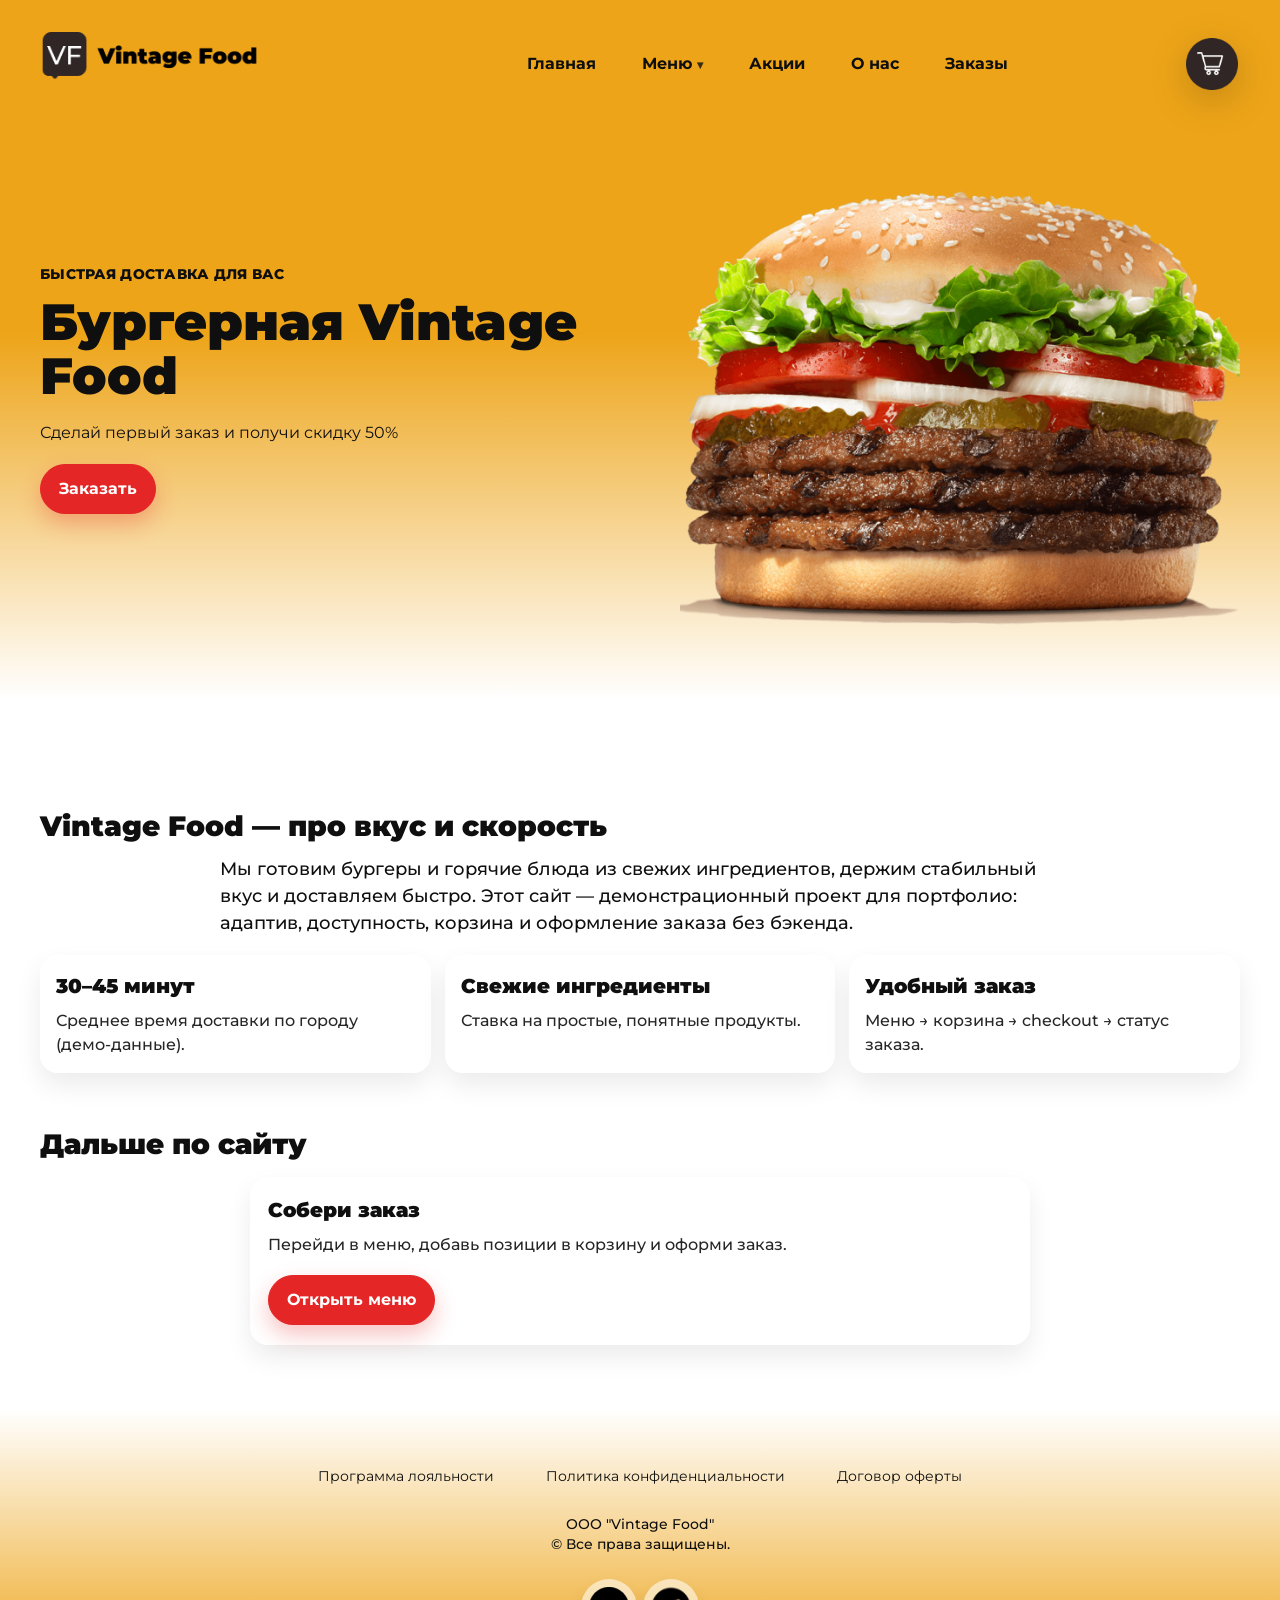
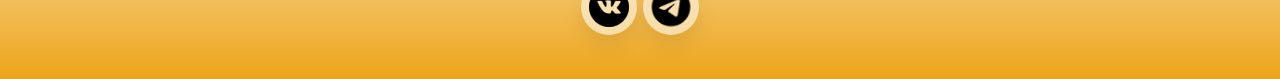
<file: index.html>
<!DOCTYPE html>
<html lang="ru">
<head>
    <meta charset="UTF-8">
    <meta name="viewport" content="width=device-width, initial-scale=1.0">
    <meta name="description" content="Бургерная Vintage Food — быстро, вкусно, с доставкой. Меню, акции и программа лояльности.">
    <link rel="icon" href="img/logo.png" type="image/png">
    <link rel="stylesheet" href="css/style.css">
    <link rel="preconnect" href="https://fonts.googleapis.com">
    <link rel="preconnect" href="https://fonts.gstatic.com" crossorigin>
    <link href="https://fonts.googleapis.com/css2?family=Montserrat:ital,wght@0,100..900;1,100..900&display=swap" rel="stylesheet">
    <title>Бургерная Vintage Food</title>
</head>
<body>
    <a class="skip_link" href="#main">Перейти к содержимому</a>
    <header class="page_header" id="page_header">
        <nav class="navigation container">
            <a href="#page_header" class="logo_link" aria-label="На главную">
                <img src="img/logo.png" alt="Vintage Food" class="logo" width="120" height="120">
            </a>
            <ul class="navigation_list">
                <li><a href="index.html" class="navigation_title_header" aria-current="page">Главная</a></li>
                <li class="nav_dropdown" data-nav-dropdown>
                    <button class="navigation_title_header nav_dropdown_btn" type="button" aria-haspopup="true" aria-expanded="false" aria-controls="nav_menu_dropdown">
                        Меню
                        <span class="nav_caret" aria-hidden="true">▾</span>
                    </button>
                    <div class="nav_dropdown_panel" id="nav_menu_dropdown" role="menu" hidden>
                        <a class="nav_dropdown_item" role="menuitem" href="menu.html?cat=burgers#cat-burgers">Бургеры</a>
                        <a class="nav_dropdown_item" role="menuitem" href="menu.html?cat=chicken#cat-chicken">Блюда из курицы</a>
                        <a class="nav_dropdown_item" role="menuitem" href="menu.html?cat=hot#cat-hot">Горячие блюда</a>
                        <a class="nav_dropdown_item" role="menuitem" href="menu.html?cat=snacks#cat-snacks">Закуски</a>
                        <a class="nav_dropdown_item" role="menuitem" href="menu.html?cat=salads#cat-salads">Салаты</a>
                        <a class="nav_dropdown_item" role="menuitem" href="menu.html?cat=desserts#cat-desserts">Десерты</a>
                    </div>
                </li>
                <li><a href="promos.html" class="navigation_title_header">Акции</a></li>
                <li><a href="about.html" class="navigation_title_header">О нас</a></li>
                <li><a href="orders.html" class="navigation_title_header">Заказы</a></li>
            </ul>
            <a class="navigation_button navigation_button_link" href="cart.html" aria-label="Перейти в корзину">
                <img src="img/basket.png" alt="" class="nav_menu_basket_img" width="34" height="34">
                <span class="cart_badge" data-cart-count hidden>0</span>
            </a>
        </nav>
        <div class="container container_page_header">
            <div class="hero_text">
                <p class="eyebrow">Быстрая доставка для вас</p>
                <h1 class="hero_title">Бургерная Vintage Food</h1>
                <p class="text_header_discount">Сделай первый заказ и получи скидку 50%</p>
                <div class="hero_actions">
                    <a class="container_button_header" href="#menu">Заказать</a>
                </div>
            </div>
            <div class="hero_media">
                <img src="img/burger.png" alt="Бургер на подаче" width="642" height="600" loading="eager">
            </div>
        </div>
    </header>
    <main class="page_main" id="main">
        <section class="container section" aria-labelledby="about_rest_title">
            <h2 class="section_title" id="about_rest_title">Vintage Food — про вкус и скорость</h2>
            <p class="section_text">Мы готовим бургеры и горячие блюда из свежих ингредиентов, держим стабильный вкус и доставляем быстро. Этот сайт — демонстрационный проект для портфолио: адаптив, доступность, корзина и оформление заказа без бэкенда.</p>
            <div class="features">
                <div class="feature_card">
                    <p class="promo_title">30–45 минут</p>
                    <p class="promo_text">Среднее время доставки по городу (демо‑данные).</p>
                </div>
                <div class="feature_card">
                    <p class="promo_title">Свежие ингредиенты</p>
                    <p class="promo_text">Ставка на простые, понятные продукты.</p>
                </div>
                <div class="feature_card">
                    <p class="promo_title">Удобный заказ</p>
                    <p class="promo_text">Меню → корзина → checkout → статус заказа.</p>
                </div>
            </div>
        </section>

        <section class="container section" aria-labelledby="next_title">
            <h2 class="section_title" id="next_title">Дальше по сайту</h2>
            <div class="promo_card">
                <p class="promo_title">Собери заказ</p>
                <p class="promo_text">Перейди в меню, добавь позиции в корзину и оформи заказ.</p>
                <a class="container_button_header" href="menu.html">Открыть меню</a>
            </div>
        </section>
    </main>
    <footer class="page_footer">
        <div class="container footer_container">
        <ul class="footer_list" aria-label="Полезные ссылки">
            <li>
                <a href="#" class="footer_title">Программа лояльности</a>
            </li>
            <li>
                <a href="#" class="footer_title">Политика конфиденциальности</a>
            </li>
            <li>
                <a href="#" class="footer_title">Договор оферты</a>
            </li>
        </ul>
        <ul class="footer_page_text">
            <li>
                <p>ООО "Vintage Food"</p>
            </li>
            <li>
                <p>&copy Все права защищены.</p>
            </li>
        </ul>
        <ul class="footer_contacts" aria-label="Соцсети">
            <li>
                <a class="social_link" href="#" target="_blank" rel="noopener noreferrer" aria-label="VK">
                    <img src="img/vk.png" alt="" width="50" height="50" class="footer_images" loading="lazy">
                </a>
            </li>
            <li>
                <a class="social_link" href="#" target="_blank" rel="noopener noreferrer" aria-label="Telegram">
                    <img src="img/telegram.png" alt="" width="60" height="60" class="footer_images" loading="lazy">
                </a>
            </li>
        </ul>
        </div>
    </footer>

    <script src="js/main.js"></script>
</body>
</html>
</file>
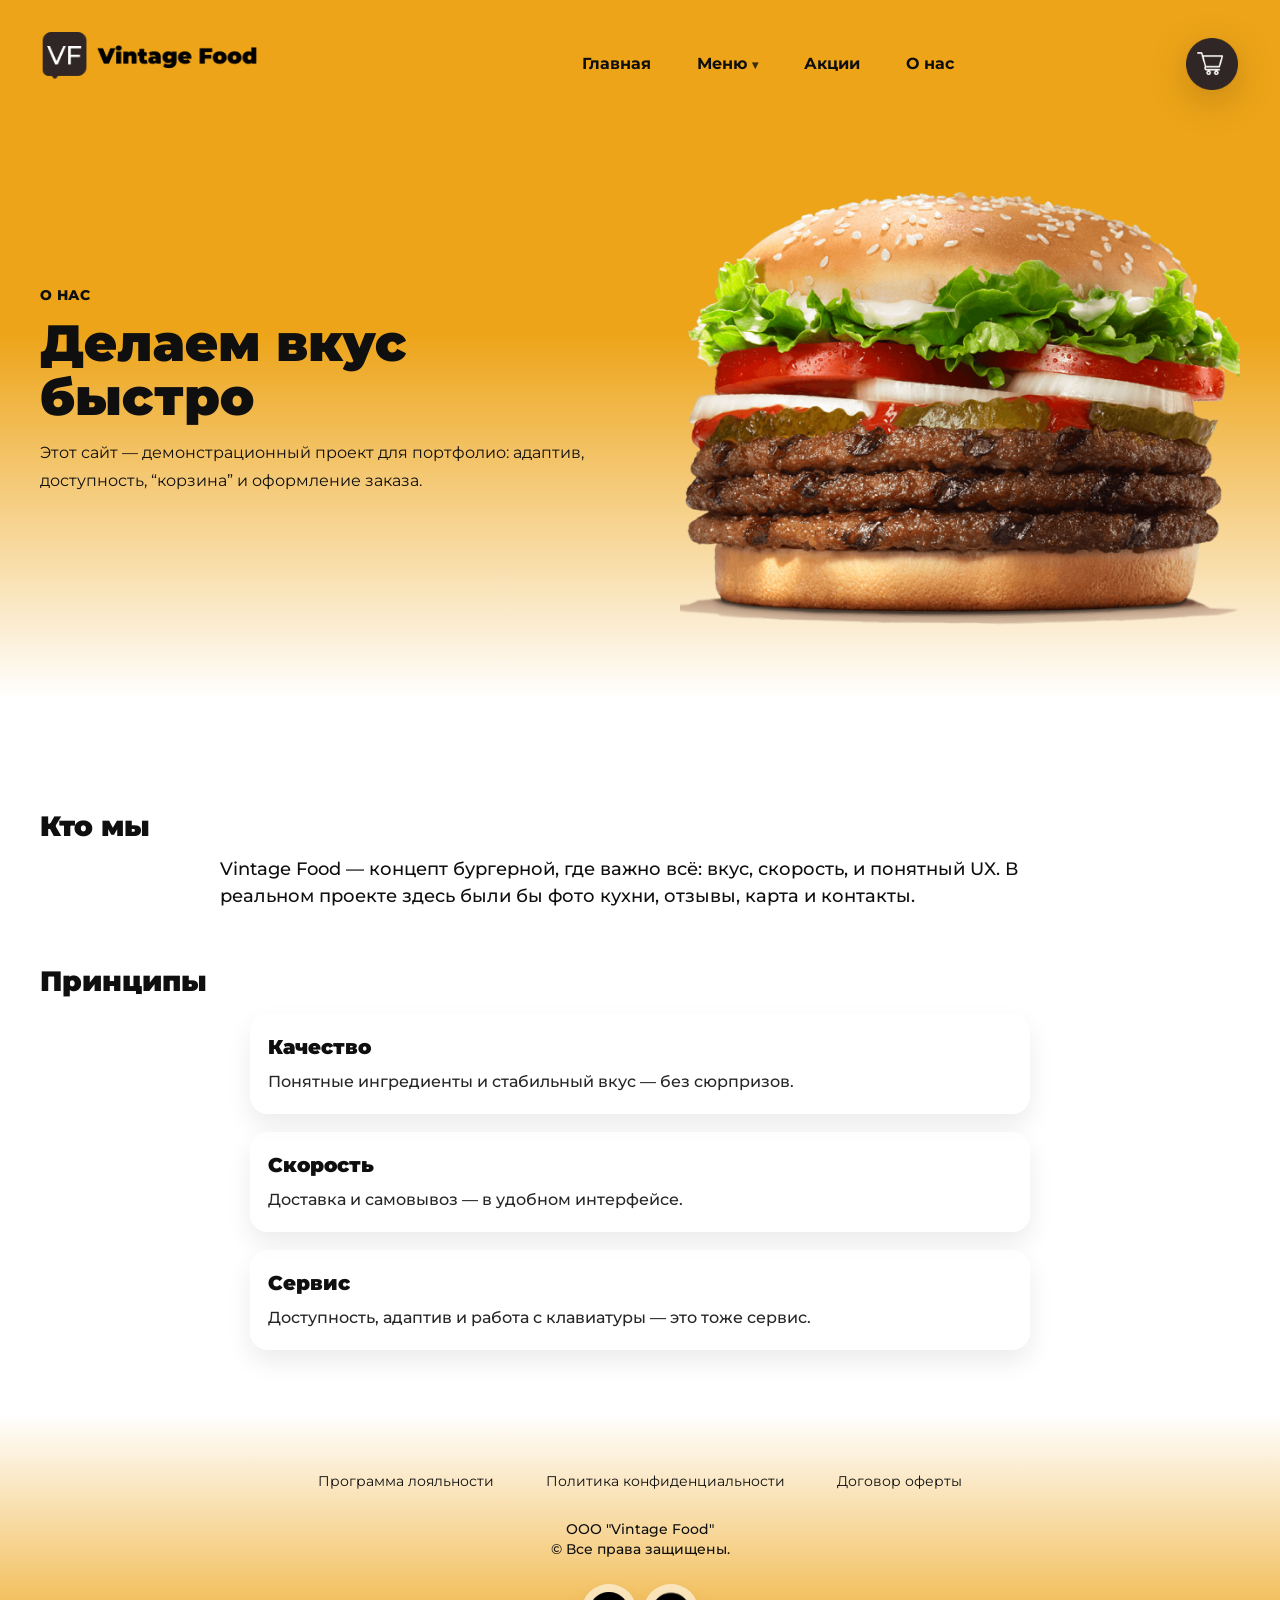
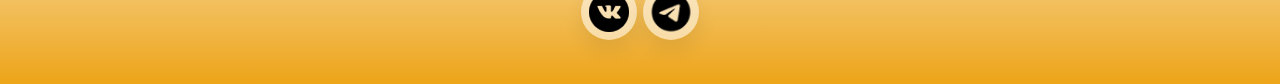
<file: about.html>
<!DOCTYPE html>
<html lang="ru">
<head>
    <meta charset="UTF-8">
    <meta name="viewport" content="width=device-width, initial-scale=1.0">
    <meta name="description" content="О бургерной Vintage Food: качество, скорость и любовь к делу.">
    <link rel="icon" href="img/logo.png" type="image/png">
    <link rel="stylesheet" href="css/style.css">
    <link rel="preconnect" href="https://fonts.googleapis.com">
    <link rel="preconnect" href="https://fonts.gstatic.com" crossorigin>
    <link href="https://fonts.googleapis.com/css2?family=Montserrat:ital,wght@0,100..900;1,100..900&display=swap" rel="stylesheet">
    <title>О нас — Vintage Food</title>
</head>
<body>
    <a class="skip_link" href="#main">Перейти к содержимому</a>
    <header class="page_header" id="page_header">
        <nav class="navigation container">
            <a href="index.html" class="logo_link" aria-label="На главную">
                <img src="img/logo.png" alt="Vintage Food" class="logo" width="120" height="120">
            </a>
            <ul class="navigation_list">
                <li><a href="index.html" class="navigation_title_header">Главная</a></li>
                <li class="nav_dropdown" data-nav-dropdown>
                    <button class="navigation_title_header nav_dropdown_btn" type="button" aria-haspopup="true" aria-expanded="false" aria-controls="nav_menu_dropdown">
                        Меню
                        <span class="nav_caret" aria-hidden="true">▾</span>
                    </button>
                    <div class="nav_dropdown_panel" id="nav_menu_dropdown" role="menu" hidden>
                        <a class="nav_dropdown_item" role="menuitem" href="menu.html?cat=burgers#cat-burgers">Бургеры</a>
                        <a class="nav_dropdown_item" role="menuitem" href="menu.html?cat=chicken#cat-chicken">Блюда из курицы</a>
                        <a class="nav_dropdown_item" role="menuitem" href="menu.html?cat=hot#cat-hot">Горячие блюда</a>
                        <a class="nav_dropdown_item" role="menuitem" href="menu.html?cat=snacks#cat-snacks">Закуски</a>
                        <a class="nav_dropdown_item" role="menuitem" href="menu.html?cat=salads#cat-salads">Салаты</a>
                        <a class="nav_dropdown_item" role="menuitem" href="menu.html?cat=desserts#cat-desserts">Десерты</a>
                    </div>
                </li>
                <li><a href="promos.html" class="navigation_title_header">Акции</a></li>
                <li><a href="about.html" class="navigation_title_header" aria-current="page">О нас</a></li>
            </ul>
            <a class="navigation_button navigation_button_link" href="cart.html" aria-label="Перейти в корзину">
                <img src="img/basket.png" alt="" class="nav_menu_basket_img" width="34" height="34">
                <span class="cart_badge" data-cart-count hidden>0</span>
            </a>
        </nav>
        <div class="container container_page_header">
            <div class="hero_text">
                <p class="eyebrow">О нас</p>
                <h1 class="hero_title">Делаем вкус быстро</h1>
                <p class="text_header_discount">Этот сайт — демонстрационный проект для портфолио: адаптив, доступность, “корзина” и оформление заказа.</p>
            </div>
            <div class="hero_media" aria-hidden="true">
                <img src="img/burger.png" alt="" width="642" height="600" loading="eager">
            </div>
        </div>
    </header>

    <main class="page_main" id="main">
        <section class="container section" aria-labelledby="about_title">
            <h2 class="section_title" id="about_title">Кто мы</h2>
            <p class="section_text">Vintage Food — концепт бургерной, где важно всё: вкус, скорость, и понятный UX. В реальном проекте здесь были бы фото кухни, отзывы, карта и контакты.</p>
        </section>

        <section class="container section" aria-labelledby="values_title">
            <h2 class="section_title" id="values_title">Принципы</h2>
            <div class="promo_card">
                <p class="promo_title">Качество</p>
                <p class="promo_text">Понятные ингредиенты и стабильный вкус — без сюрпризов.</p>
            </div>
            <div class="promo_card">
                <p class="promo_title">Скорость</p>
                <p class="promo_text">Доставка и самовывоз — в удобном интерфейсе.</p>
            </div>
            <div class="promo_card">
                <p class="promo_title">Сервис</p>
                <p class="promo_text">Доступность, адаптив и работа с клавиатуры — это тоже сервис.</p>
            </div>
        </section>
    </main>

    <footer class="page_footer">
        <div class="container footer_container">
            <ul class="footer_list" aria-label="Полезные ссылки">
                <li><a href="#" class="footer_title">Программа лояльности</a></li>
                <li><a href="#" class="footer_title">Политика конфиденциальности</a></li>
                <li><a href="#" class="footer_title">Договор оферты</a></li>
            </ul>
            <ul class="footer_page_text">
                <li><p>ООО "Vintage Food"</p></li>
                <li><p>&copy; Все права защищены.</p></li>
            </ul>
            <ul class="footer_contacts" aria-label="Соцсети">
                <li>
                    <a class="social_link" href="https://vk.com/gr1b_ok" target="_blank" rel="noopener noreferrer" aria-label="VK">
                        <img src="img/vk.png" alt="" width="50" height="50" class="footer_images" loading="lazy">
                    </a>
                </li>
                <li>
                    <a class="social_link" href="https://telegram.com/artdg0" target="_blank" rel="noopener noreferrer" aria-label="Telegram">
                        <img src="img/telegram.png" alt="" width="60" height="60" class="footer_images" loading="lazy">
                    </a>
                </li>
            </ul>
        </div>
    </footer>

    <script src="js/main.js"></script>
</body>
</html>
</file>
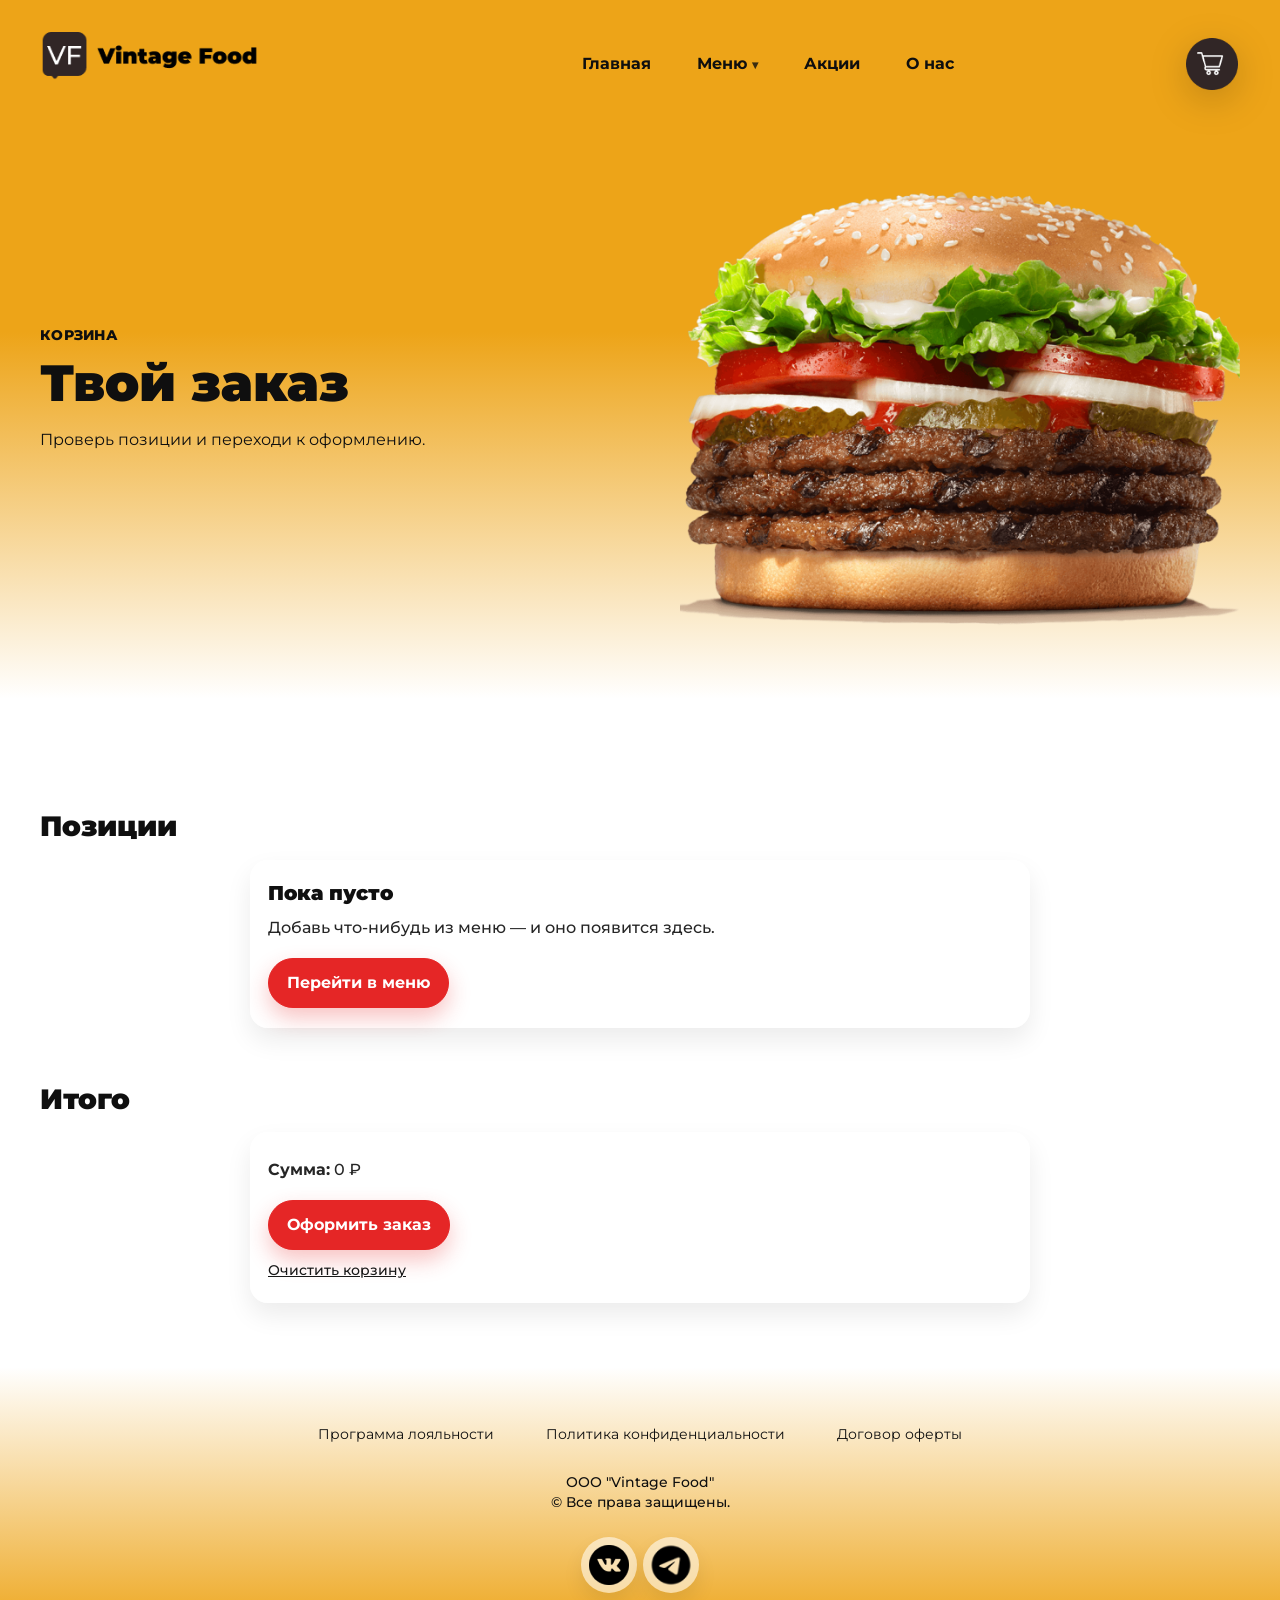
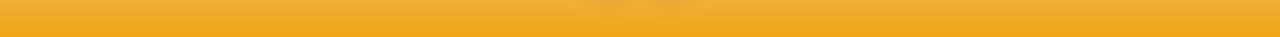
<file: cart.html>
<!DOCTYPE html>
<html lang="ru">
<head>
    <meta charset="UTF-8">
    <meta name="viewport" content="width=device-width, initial-scale=1.0">
    <meta name="description" content="Корзина заказа Vintage Food.">
    <link rel="icon" href="img/logo.png" type="image/png">
    <link rel="stylesheet" href="css/style.css">
    <link rel="preconnect" href="https://fonts.googleapis.com">
    <link rel="preconnect" href="https://fonts.gstatic.com" crossorigin>
    <link href="https://fonts.googleapis.com/css2?family=Montserrat:ital,wght@0,100..900;1,100..900&display=swap" rel="stylesheet">
    <title>Корзина — Vintage Food</title>
</head>
<body>
    <a class="skip_link" href="#main">Перейти к содержимому</a>
    <header class="page_header" id="page_header">
        <nav class="navigation container">
            <a href="index.html" class="logo_link" aria-label="На главную">
                <img src="img/logo.png" alt="Vintage Food" class="logo" width="120" height="120">
            </a>
            <ul class="navigation_list">
                <li><a href="index.html" class="navigation_title_header">Главная</a></li>
                <li class="nav_dropdown" data-nav-dropdown>
                    <button class="navigation_title_header nav_dropdown_btn" type="button" aria-haspopup="true" aria-expanded="false" aria-controls="nav_menu_dropdown">
                        Меню
                        <span class="nav_caret" aria-hidden="true">▾</span>
                    </button>
                    <div class="nav_dropdown_panel" id="nav_menu_dropdown" role="menu" hidden>
                        <a class="nav_dropdown_item" role="menuitem" href="menu.html?cat=burgers#cat-burgers">Бургеры</a>
                        <a class="nav_dropdown_item" role="menuitem" href="menu.html?cat=chicken#cat-chicken">Блюда из курицы</a>
                        <a class="nav_dropdown_item" role="menuitem" href="menu.html?cat=hot#cat-hot">Горячие блюда</a>
                        <a class="nav_dropdown_item" role="menuitem" href="menu.html?cat=snacks#cat-snacks">Закуски</a>
                        <a class="nav_dropdown_item" role="menuitem" href="menu.html?cat=salads#cat-salads">Салаты</a>
                        <a class="nav_dropdown_item" role="menuitem" href="menu.html?cat=desserts#cat-desserts">Десерты</a>
                    </div>
                </li>
                <li><a href="promos.html" class="navigation_title_header">Акции</a></li>
                <li><a href="about.html" class="navigation_title_header">О нас</a></li>
            </ul>
            <a class="navigation_button navigation_button_link" href="cart.html" aria-label="Перейти в корзину" aria-current="page">
                <img src="img/basket.png" alt="" class="nav_menu_basket_img" width="34" height="34">
                <span class="cart_badge" data-cart-count hidden>0</span>
            </a>
        </nav>
        <div class="container container_page_header">
            <div class="hero_text">
                <p class="eyebrow">Корзина</p>
                <h1 class="hero_title">Твой заказ</h1>
                <p class="text_header_discount">Проверь позиции и переходи к оформлению.</p>
            </div>
            <div class="hero_media" aria-hidden="true">
                <img src="img/burger.png" alt="" width="642" height="600" loading="eager">
            </div>
        </div>
    </header>

    <main class="page_main" id="main">
        <section class="container section" aria-labelledby="cart_title">
            <h2 class="section_title" id="cart_title">Позиции</h2>
            <div class="cart" data-cart>
                <div class="promo_card">
                    <p class="promo_title">Пока пусто</p>
                    <p class="promo_text">Добавь что‑нибудь из меню — и оно появится здесь.</p>
                    <a class="container_button_header" href="menu.html">Перейти в меню</a>
                </div>
            </div>
        </section>

        <section class="container section" aria-labelledby="summary_title">
            <h2 class="section_title" id="summary_title">Итого</h2>
            <div class="promo_card">
                <p class="promo_text"><strong>Сумма:</strong> <span data-cart-total>0</span> ₽</p>
                <div class="hero_actions">
                    <a class="container_button_header" href="checkout.html">Оформить заказ</a>
                </div>
                <button class="link_button" type="button" data-cart-clear>Очистить корзину</button>
            </div>
        </section>
    </main>

    <footer class="page_footer">
        <div class="container footer_container">
            <ul class="footer_list" aria-label="Полезные ссылки">
                <li><a href="#" class="footer_title">Программа лояльности</a></li>
                <li><a href="#" class="footer_title">Политика конфиденциальности</a></li>
                <li><a href="#" class="footer_title">Договор оферты</a></li>
            </ul>
            <ul class="footer_page_text">
                <li><p>ООО "Vintage Food"</p></li>
                <li><p>&copy; Все права защищены.</p></li>
            </ul>
            <ul class="footer_contacts" aria-label="Соцсети">
                <li>
                    <a class="social_link" href="https://vk.com/gr1b_ok" target="_blank" rel="noopener noreferrer" aria-label="VK">
                        <img src="img/vk.png" alt="" width="50" height="50" class="footer_images" loading="lazy">
                    </a>
                </li>
                <li>
                    <a class="social_link" href="https://telegram.com/artdg0" target="_blank" rel="noopener noreferrer" aria-label="Telegram">
                        <img src="img/telegram.png" alt="" width="60" height="60" class="footer_images" loading="lazy">
                    </a>
                </li>
            </ul>
        </div>
    </footer>

    <script src="data/menu.js"></script>
    <script src="js/main.js"></script>
</body>
</html>
</file>
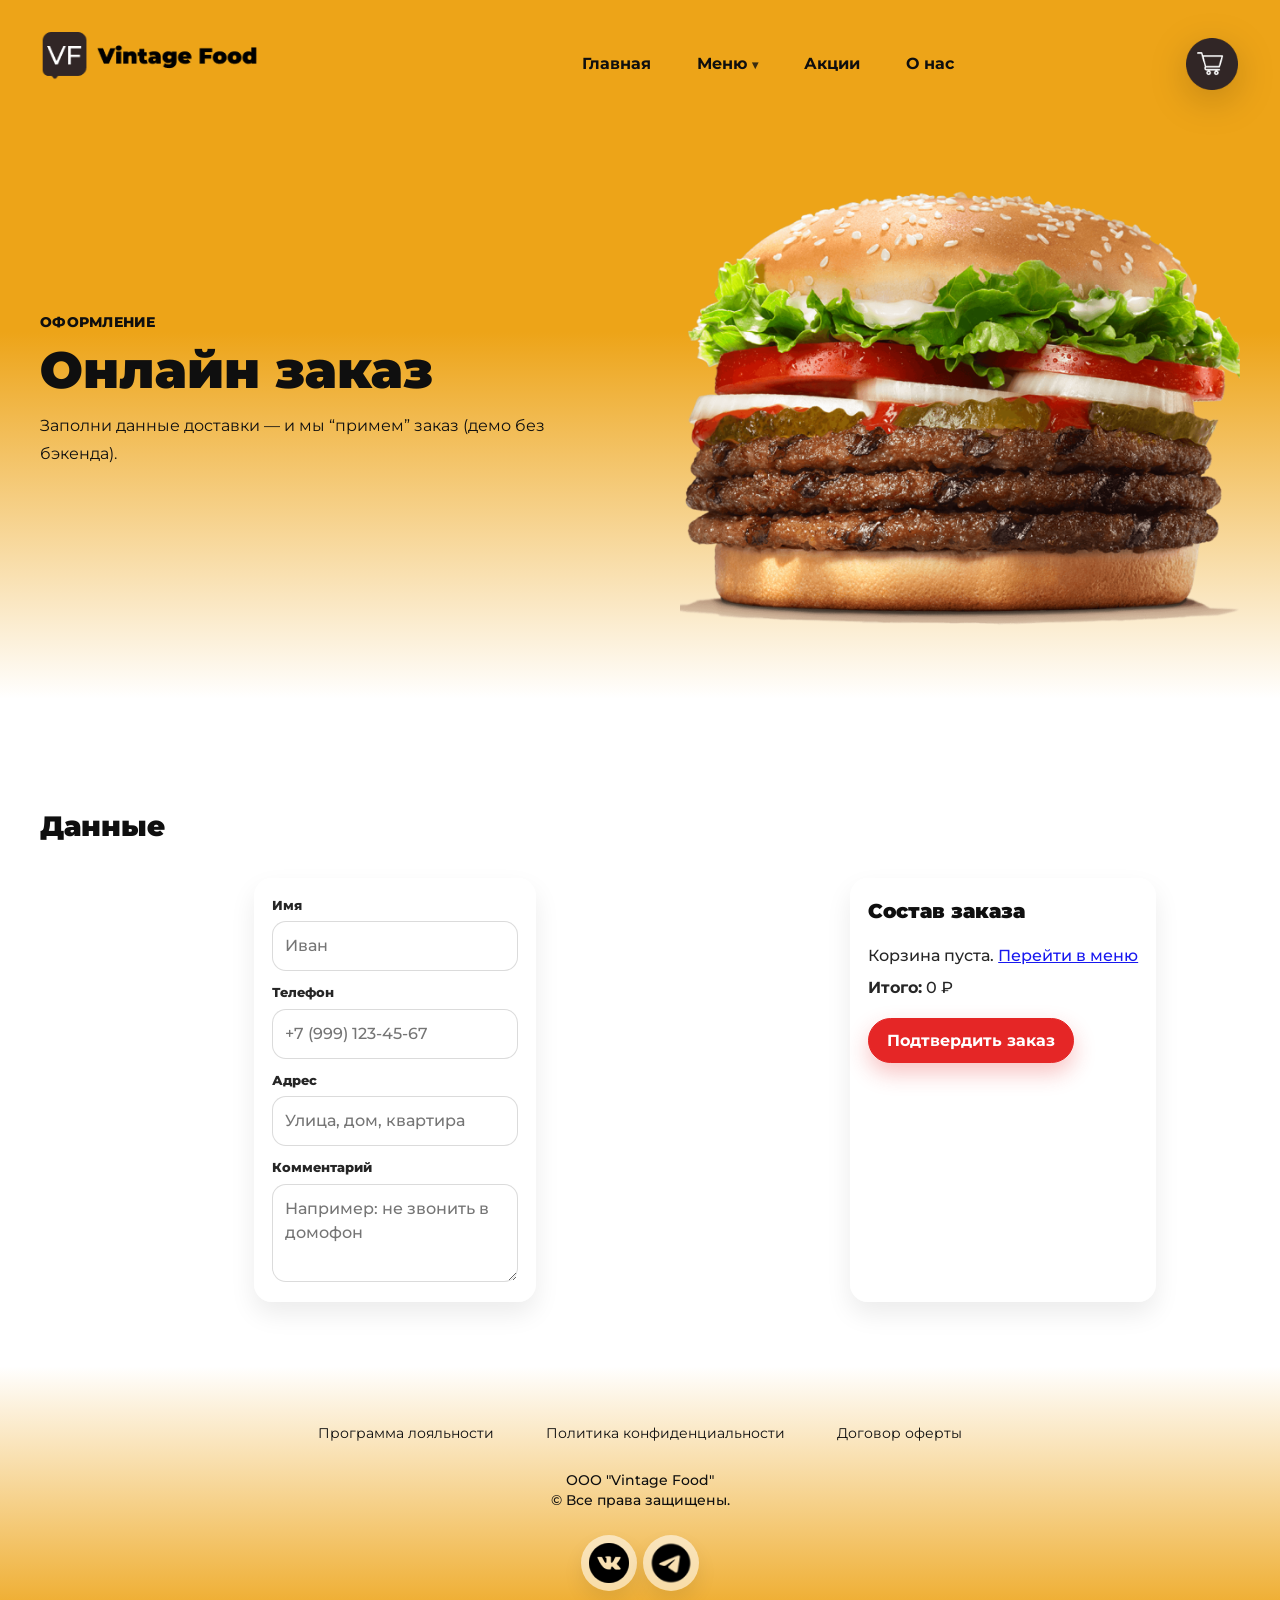
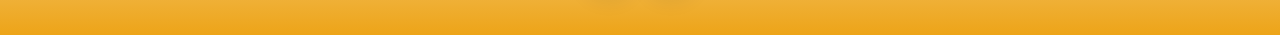
<file: checkout.html>
<!DOCTYPE html>
<html lang="ru">
<head>
    <meta charset="UTF-8">
    <meta name="viewport" content="width=device-width, initial-scale=1.0">
    <meta name="description" content="Оформление заказа Vintage Food.">
    <link rel="icon" href="img/logo.png" type="image/png">
    <link rel="stylesheet" href="css/style.css">
    <link rel="preconnect" href="https://fonts.googleapis.com">
    <link rel="preconnect" href="https://fonts.gstatic.com" crossorigin>
    <link href="https://fonts.googleapis.com/css2?family=Montserrat:ital,wght@0,100..900;1,100..900&display=swap" rel="stylesheet">
    <title>Оформление — Vintage Food</title>
</head>
<body>
    <a class="skip_link" href="#main">Перейти к содержимому</a>
    <header class="page_header" id="page_header">
        <nav class="navigation container">
            <a href="index.html" class="logo_link" aria-label="На главную">
                <img src="img/logo.png" alt="Vintage Food" class="logo" width="120" height="120">
            </a>
            <ul class="navigation_list">
                <li><a href="index.html" class="navigation_title_header">Главная</a></li>
                <li class="nav_dropdown" data-nav-dropdown>
                    <button class="navigation_title_header nav_dropdown_btn" type="button" aria-haspopup="true" aria-expanded="false" aria-controls="nav_menu_dropdown">
                        Меню
                        <span class="nav_caret" aria-hidden="true">▾</span>
                    </button>
                    <div class="nav_dropdown_panel" id="nav_menu_dropdown" role="menu" hidden>
                        <a class="nav_dropdown_item" role="menuitem" href="menu.html?cat=burgers#cat-burgers">Бургеры</a>
                        <a class="nav_dropdown_item" role="menuitem" href="menu.html?cat=chicken#cat-chicken">Блюда из курицы</a>
                        <a class="nav_dropdown_item" role="menuitem" href="menu.html?cat=hot#cat-hot">Горячие блюда</a>
                        <a class="nav_dropdown_item" role="menuitem" href="menu.html?cat=snacks#cat-snacks">Закуски</a>
                        <a class="nav_dropdown_item" role="menuitem" href="menu.html?cat=salads#cat-salads">Салаты</a>
                        <a class="nav_dropdown_item" role="menuitem" href="menu.html?cat=desserts#cat-desserts">Десерты</a>
                    </div>
                </li>
                <li><a href="promos.html" class="navigation_title_header">Акции</a></li>
                <li><a href="about.html" class="navigation_title_header">О нас</a></li>
            </ul>
            <a class="navigation_button navigation_button_link" href="cart.html" aria-label="Перейти в корзину">
                <img src="img/basket.png" alt="" class="nav_menu_basket_img" width="34" height="34">
                <span class="cart_badge" data-cart-count hidden>0</span>
            </a>
        </nav>
        <div class="container container_page_header">
            <div class="hero_text">
                <p class="eyebrow">Оформление</p>
                <h1 class="hero_title">Онлайн заказ</h1>
                <p class="text_header_discount">Заполни данные доставки — и мы “примем” заказ (демо без бэкенда).</p>
            </div>
            <div class="hero_media" aria-hidden="true">
                <img src="img/burger.png" alt="" width="642" height="600" loading="eager">
            </div>
        </div>
    </header>

    <main class="page_main" id="main">
        <section class="container section" aria-labelledby="checkout_title">
            <h2 class="section_title" id="checkout_title">Данные</h2>

            <form class="checkout" data-checkout-form>
                <div class="promo_card form_card">
                    <label class="field">
                        <span class="field_label">Имя</span>
                        <input class="field_input" name="name" autocomplete="given-name" required minlength="2" placeholder="Иван">
                    </label>

                    <label class="field">
                        <span class="field_label">Телефон</span>
                        <input class="field_input" name="phone" autocomplete="tel" required placeholder="+7 (999) 123-45-67" inputmode="tel" pattern="^[+()\\d\\s-]{10,}$" title="Введите телефон, минимум 10 символов: цифры, пробелы, +, -, ()">
                    </label>

                    <label class="field">
                        <span class="field_label">Адрес</span>
                        <input class="field_input" name="address" autocomplete="street-address" required minlength="6" placeholder="Улица, дом, квартира">
                    </label>

                    <label class="field">
                        <span class="field_label">Комментарий</span>
                        <textarea class="field_input field_textarea" name="comment" rows="3" placeholder="Например: не звонить в домофон"></textarea>
                    </label>
                </div>

                <div class="promo_card form_card">
                    <p class="promo_title">Состав заказа</p>
                    <div class="checkout_summary" data-checkout-summary></div>
                    <p class="promo_text"><strong>Итого:</strong> <span data-cart-total>0</span> ₽</p>
                    <button class="container_button_header" type="submit">Подтвердить заказ</button>
                    <p class="form_note" data-checkout-note hidden></p>
                </div>
            </form>
        </section>
    </main>

    <footer class="page_footer">
        <div class="container footer_container">
            <ul class="footer_list" aria-label="Полезные ссылки">
                <li><a href="#" class="footer_title">Программа лояльности</a></li>
                <li><a href="#" class="footer_title">Политика конфиденциальности</a></li>
                <li><a href="#" class="footer_title">Договор оферты</a></li>
            </ul>
            <ul class="footer_page_text">
                <li><p>ООО "Vintage Food"</p></li>
                <li><p>&copy; Все права защищены.</p></li>
            </ul>
            <ul class="footer_contacts" aria-label="Соцсети">
                <li>
                    <a class="social_link" href="https://vk.com/gr1b_ok" target="_blank" rel="noopener noreferrer" aria-label="VK">
                        <img src="img/vk.png" alt="" width="50" height="50" class="footer_images" loading="lazy">
                    </a>
                </li>
                <li>
                    <a class="social_link" href="https://telegram.com/artdg0" target="_blank" rel="noopener noreferrer" aria-label="Telegram">
                        <img src="img/telegram.png" alt="" width="60" height="60" class="footer_images" loading="lazy">
                    </a>
                </li>
            </ul>
        </div>
    </footer>

    <script src="data/menu.js"></script>
    <script src="js/main.js"></script>
</body>
</html>
</file>
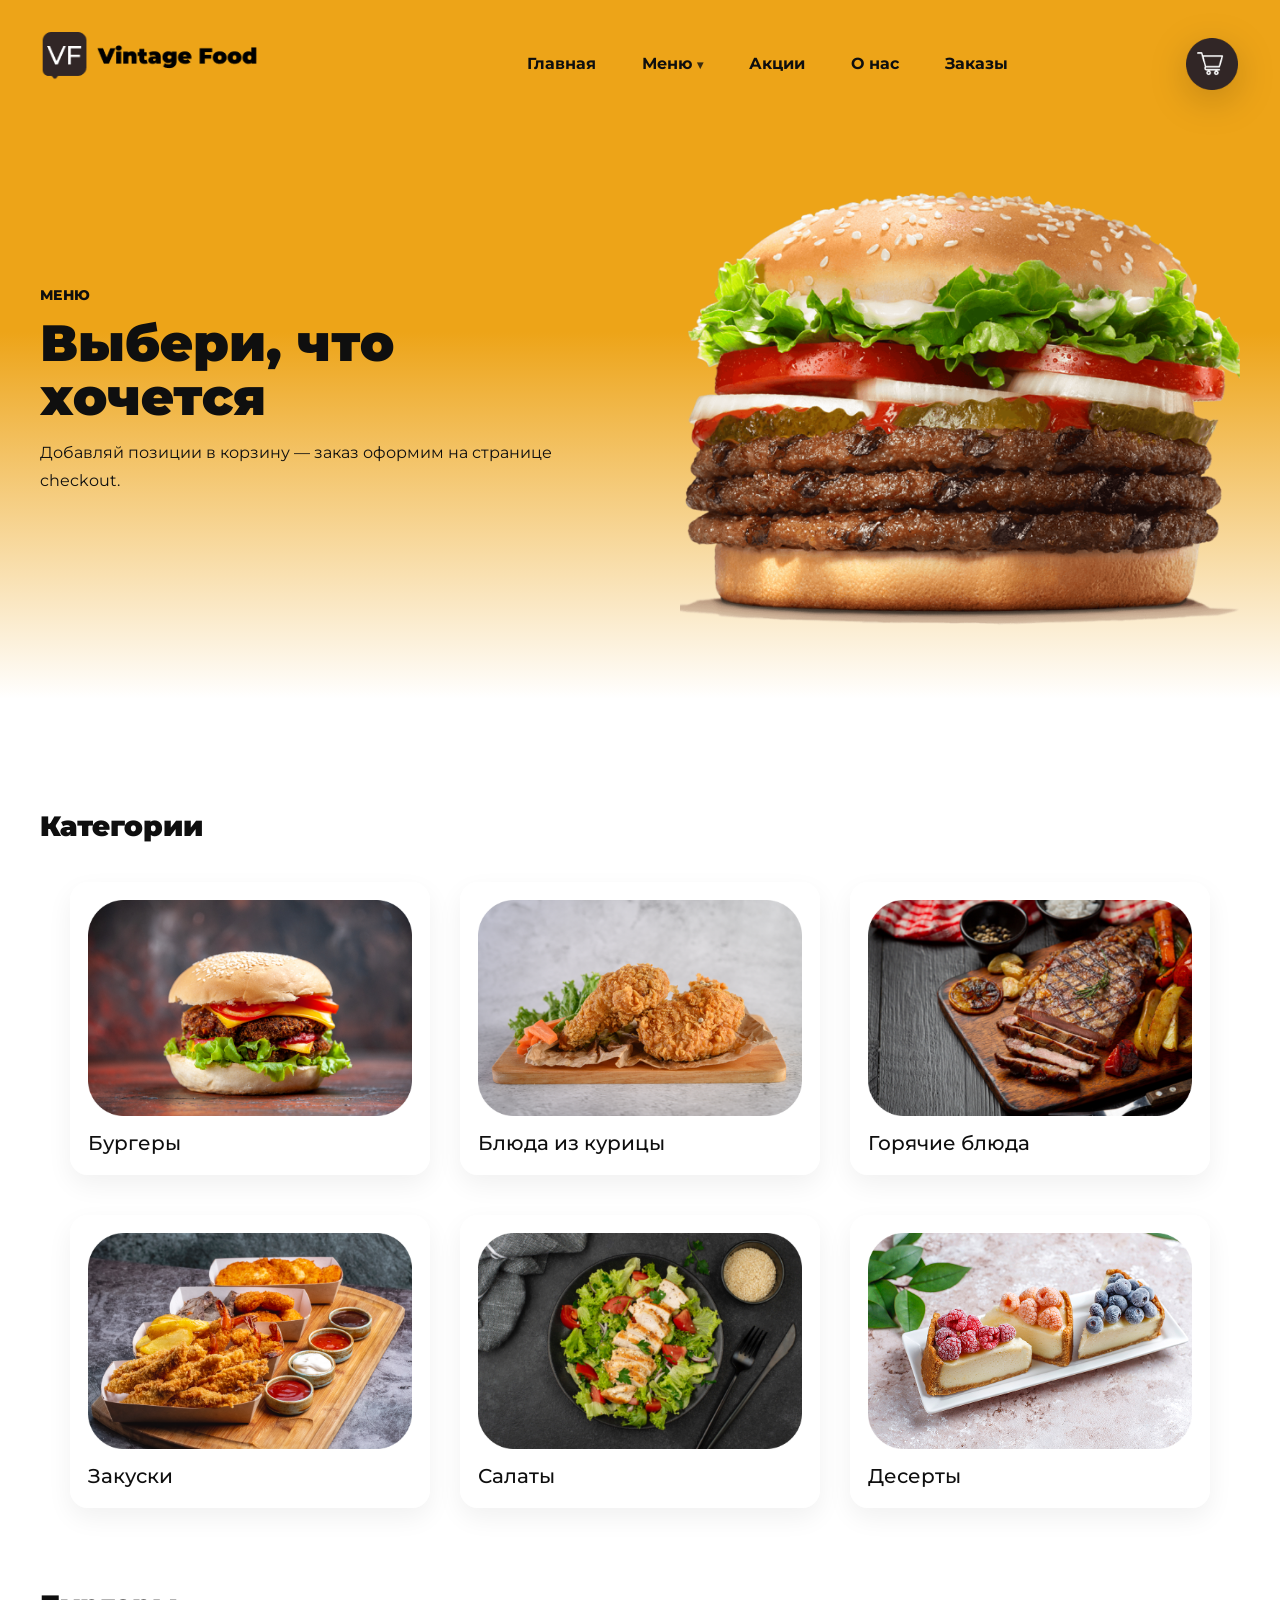
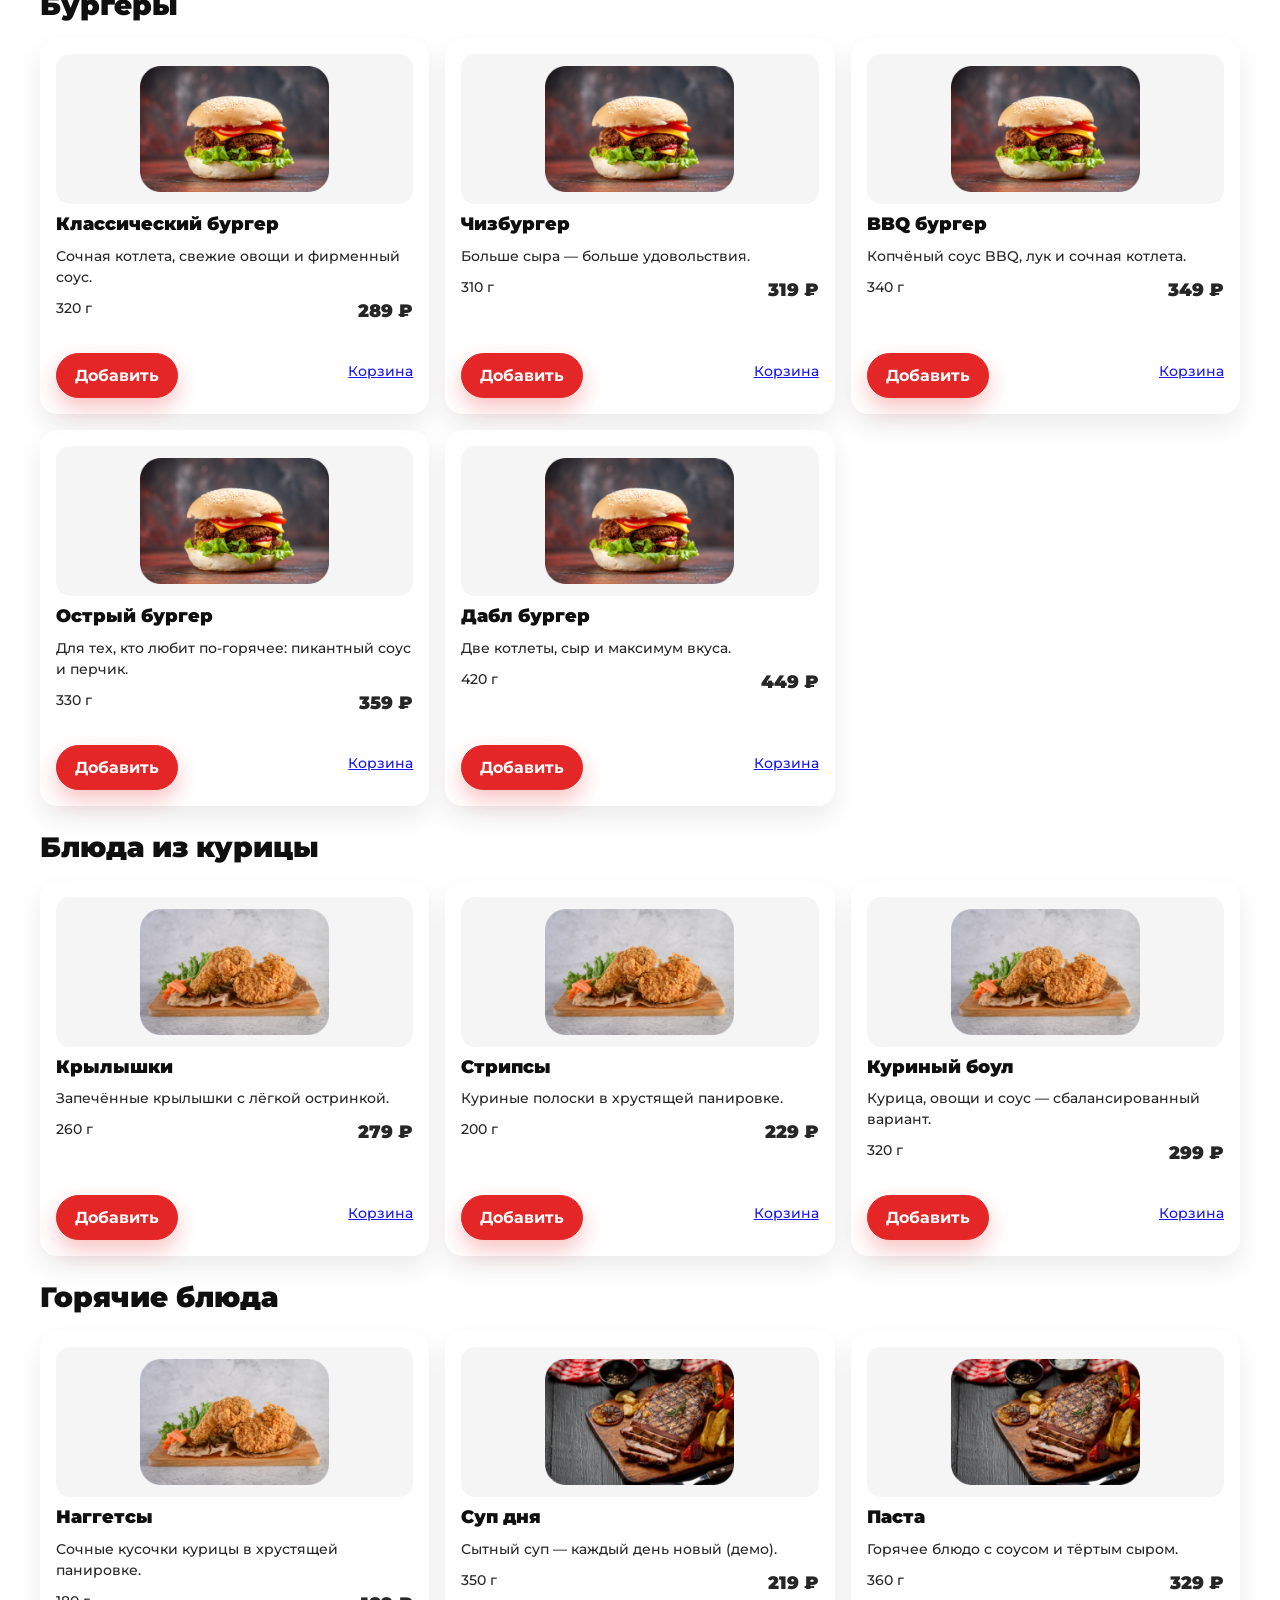
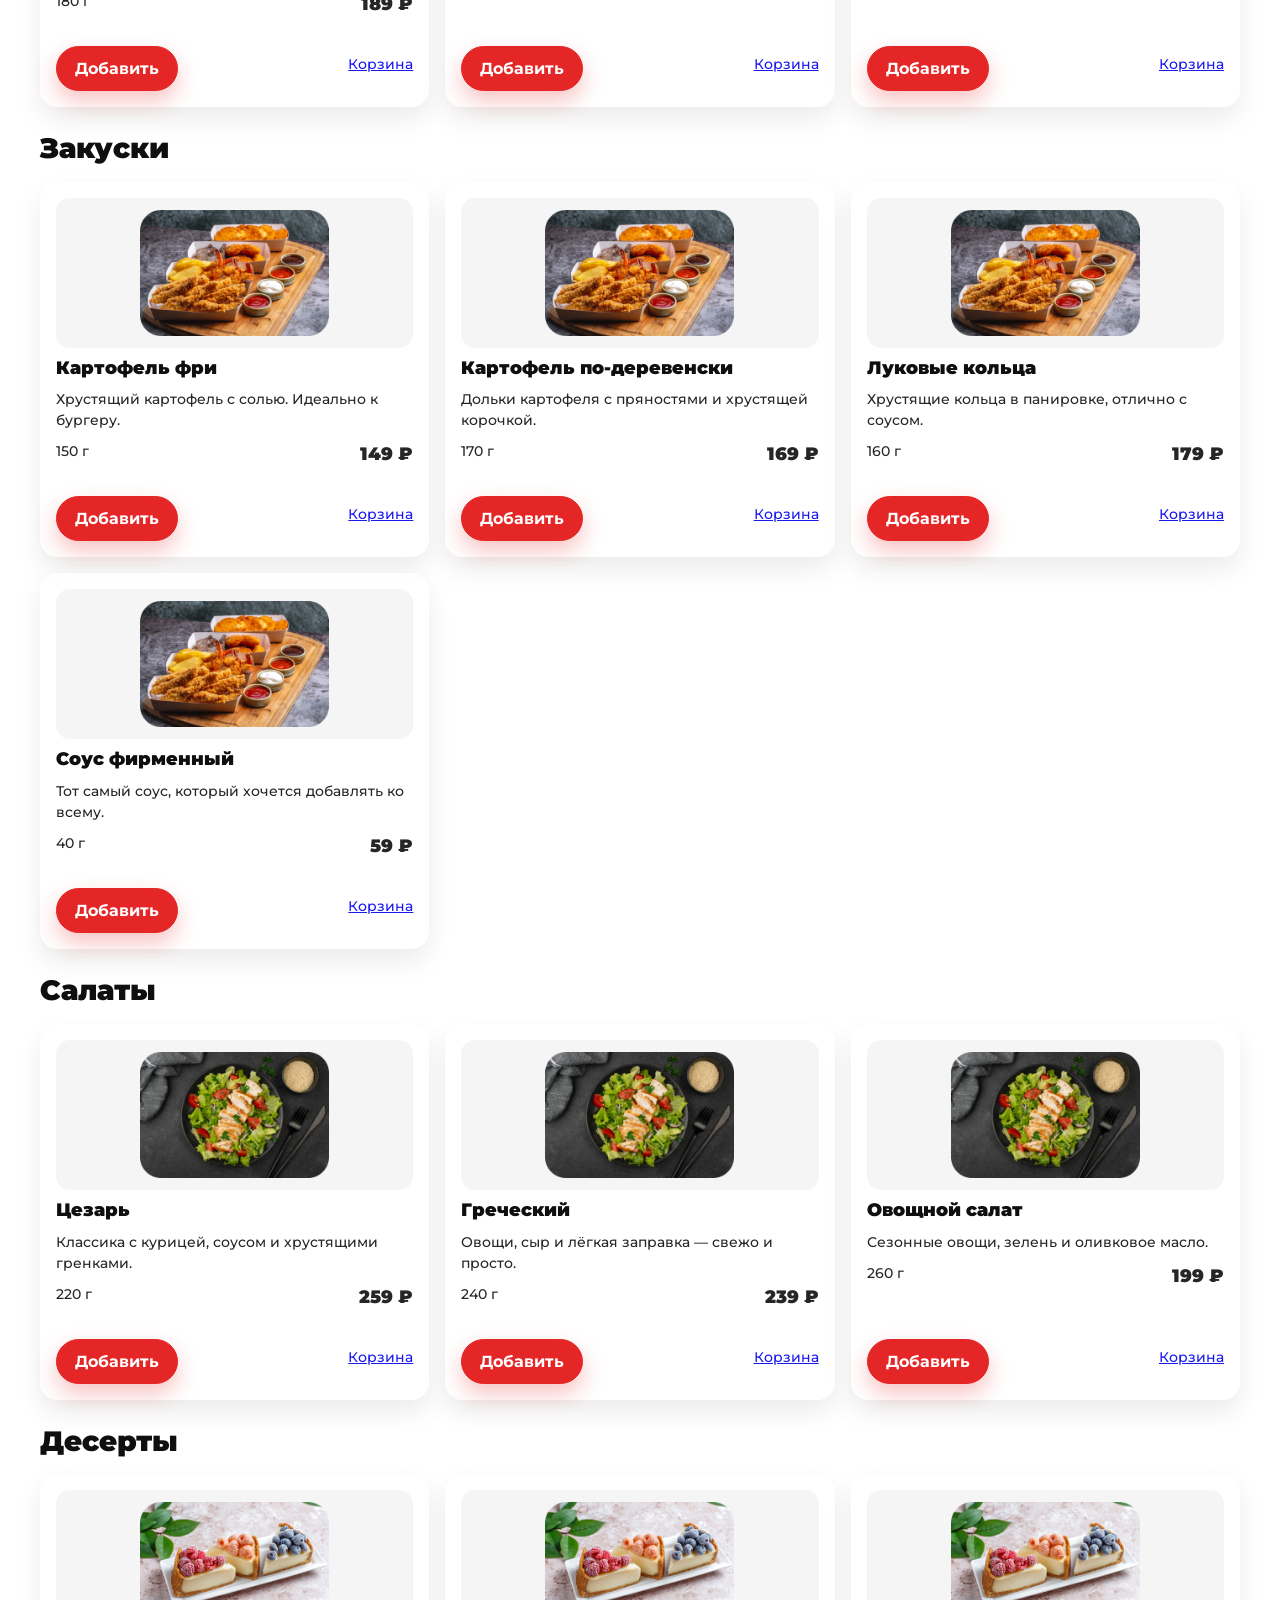
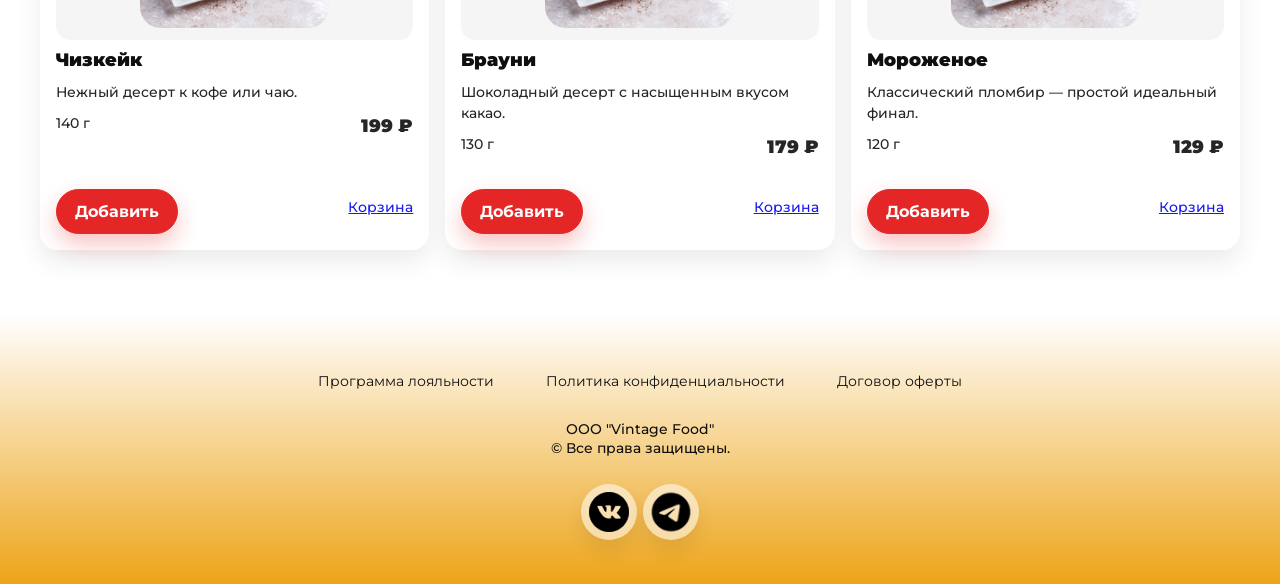
<file: menu.html>
<!DOCTYPE html>
<html lang="ru">
<head>
    <meta charset="UTF-8">
    <meta name="viewport" content="width=device-width, initial-scale=1.0">
    <meta name="description" content="Меню бургерной Vintage Food: бургеры, закуски, салаты и десерты.">
    <link rel="icon" href="img/logo.png" type="image/png">
    <link rel="stylesheet" href="css/style.css">
    <link rel="preconnect" href="https://fonts.googleapis.com">
    <link rel="preconnect" href="https://fonts.gstatic.com" crossorigin>
    <link href="https://fonts.googleapis.com/css2?family=Montserrat:ital,wght@0,100..900;1,100..900&display=swap" rel="stylesheet">
    <title>Меню — Vintage Food</title>
</head>
<body>
    <a class="skip_link" href="#main">Перейти к содержимому</a>
    <header class="page_header" id="page_header">
        <nav class="navigation container">
            <a href="index.html" class="logo_link" aria-label="На главную">
                <img src="img/logo.png" alt="Vintage Food" class="logo" width="120" height="120">
            </a>
            <ul class="navigation_list">
                <li><a href="index.html" class="navigation_title_header">Главная</a></li>
                <li class="nav_dropdown" data-nav-dropdown>
                    <button class="navigation_title_header nav_dropdown_btn" type="button" aria-haspopup="true" aria-expanded="false" aria-controls="nav_menu_dropdown">
                        Меню
                        <span class="nav_caret" aria-hidden="true">▾</span>
                    </button>
                    <div class="nav_dropdown_panel" id="nav_menu_dropdown" role="menu" hidden>
                        <a class="nav_dropdown_item" role="menuitem" href="menu.html?cat=burgers#cat-burgers">Бургеры</a>
                        <a class="nav_dropdown_item" role="menuitem" href="menu.html?cat=chicken#cat-chicken">Блюда из курицы</a>
                        <a class="nav_dropdown_item" role="menuitem" href="menu.html?cat=hot#cat-hot">Горячие блюда</a>
                        <a class="nav_dropdown_item" role="menuitem" href="menu.html?cat=snacks#cat-snacks">Закуски</a>
                        <a class="nav_dropdown_item" role="menuitem" href="menu.html?cat=salads#cat-salads">Салаты</a>
                        <a class="nav_dropdown_item" role="menuitem" href="menu.html?cat=desserts#cat-desserts">Десерты</a>
                    </div>
                </li>
                <li><a href="promos.html" class="navigation_title_header">Акции</a></li>
                <li><a href="about.html" class="navigation_title_header">О нас</a></li>
                <li><a href="orders.html" class="navigation_title_header">Заказы</a></li>
            </ul>
            <a class="navigation_button navigation_button_link" href="cart.html" aria-label="Перейти в корзину">
                <img src="img/basket.png" alt="" class="nav_menu_basket_img" width="34" height="34">
                <span class="cart_badge" data-cart-count hidden>0</span>
            </a>
        </nav>
        <div class="container container_page_header">
            <div class="hero_text">
                <p class="eyebrow">Меню</p>
                <h1 class="hero_title">Выбери, что хочется</h1>
                <p class="text_header_discount">Добавляй позиции в корзину — заказ оформим на странице checkout.</p>
            </div>
            <div class="hero_media" aria-hidden="true">
                <img src="img/burger.png" alt="" width="642" height="600" loading="eager">
            </div>
        </div>
    </header>

    <main class="page_main" id="main">
        <section class="container section" aria-labelledby="menu_title">
            <h2 class="section_title" id="menu_title">Категории</h2>
            <ul class="catalog_list">
                <li class="catalog_item">
                    <a class="catalog_link" href="#cat-burgers">
                        <img src="img/burgers.png" alt="Бургеры" loading="lazy">
                        <p class="catalog_text">Бургеры</p>
                    </a>
                </li>
                <li class="catalog_item">
                    <a class="catalog_link" href="#cat-chicken">
                        <img src="img/chicken_dishes.png" alt="Блюда из курицы" loading="lazy">
                        <p class="catalog_text">Блюда из курицы</p>
                    </a>
                </li>
                <li class="catalog_item">
                    <a class="catalog_link" href="#cat-hot">
                        <img src="img/hot_dishes.png" alt="Горячие блюда" loading="lazy">
                        <p class="catalog_text">Горячие блюда</p>
                    </a>
                </li>
                <li class="catalog_item">
                    <a class="catalog_link" href="#cat-snacks">
                        <img src="img/snacks.png" alt="Закуски" loading="lazy">
                        <p class="catalog_text">Закуски</p>
                    </a>
                </li>
                <li class="catalog_item">
                    <a class="catalog_link" href="#cat-salads">
                        <img src="img/salads.png" alt="Салаты" loading="lazy">
                        <p class="catalog_text">Салаты</p>
                    </a>
                </li>
                <li class="catalog_item">
                    <a class="catalog_link" href="#cat-desserts">
                        <img src="img/deserts.png" alt="Десерты" loading="lazy">
                        <p class="catalog_text">Десерты</p>
                    </a>
                </li>
            </ul>
        </section>

        <section class="container section" aria-label="Товары по категориям">
            <div class="category_block" id="cat-burgers" data-category="burgers" aria-label="Бургеры">
                <h2 class="section_title">Бургеры</h2>
                <div class="products_grid" data-category-products="burgers"></div>
            </div>

            <div class="category_block" id="cat-chicken" data-category="chicken" aria-label="Блюда из курицы">
                <h2 class="section_title">Блюда из курицы</h2>
                <div class="products_grid" data-category-products="chicken"></div>
            </div>

            <div class="category_block" id="cat-hot" data-category="hot" aria-label="Горячие блюда">
                <h2 class="section_title">Горячие блюда</h2>
                <div class="products_grid" data-category-products="hot"></div>
            </div>

            <div class="category_block" id="cat-snacks" data-category="snacks" aria-label="Закуски">
                <h2 class="section_title">Закуски</h2>
                <div class="products_grid" data-category-products="snacks"></div>
            </div>

            <div class="category_block" id="cat-salads" data-category="salads" aria-label="Салаты">
                <h2 class="section_title">Салаты</h2>
                <div class="products_grid" data-category-products="salads"></div>
            </div>

            <div class="category_block" id="cat-desserts" data-category="desserts" aria-label="Десерты">
                <h2 class="section_title">Десерты</h2>
                <div class="products_grid" data-category-products="desserts"></div>
            </div>
        </section>
    </main>

    <footer class="page_footer">
        <div class="container footer_container">
            <ul class="footer_list" aria-label="Полезные ссылки">
                <li><a href="#" class="footer_title">Программа лояльности</a></li>
                <li><a href="#" class="footer_title">Политика конфиденциальности</a></li>
                <li><a href="#" class="footer_title">Договор оферты</a></li>
            </ul>
            <ul class="footer_page_text">
                <li><p>ООО "Vintage Food"</p></li>
                <li><p>&copy; Все права защищены.</p></li>
            </ul>
            <ul class="footer_contacts" aria-label="Соцсети">
                <li>
                    <a class="social_link" href="https://vk.com/gr1b_ok" target="_blank" rel="noopener noreferrer" aria-label="VK">
                        <img src="img/vk.png" alt="" width="50" height="50" class="footer_images" loading="lazy">
                    </a>
                </li>
                <li>
                    <a class="social_link" href="https://telegram.com/artdg0" target="_blank" rel="noopener noreferrer" aria-label="Telegram">
                        <img src="img/telegram.png" alt="" width="60" height="60" class="footer_images" loading="lazy">
                    </a>
                </li>
            </ul>
        </div>
    </footer>

    <script src="data/menu.js"></script>
    <script src="js/main.js"></script>
</body>
</html>
</file>
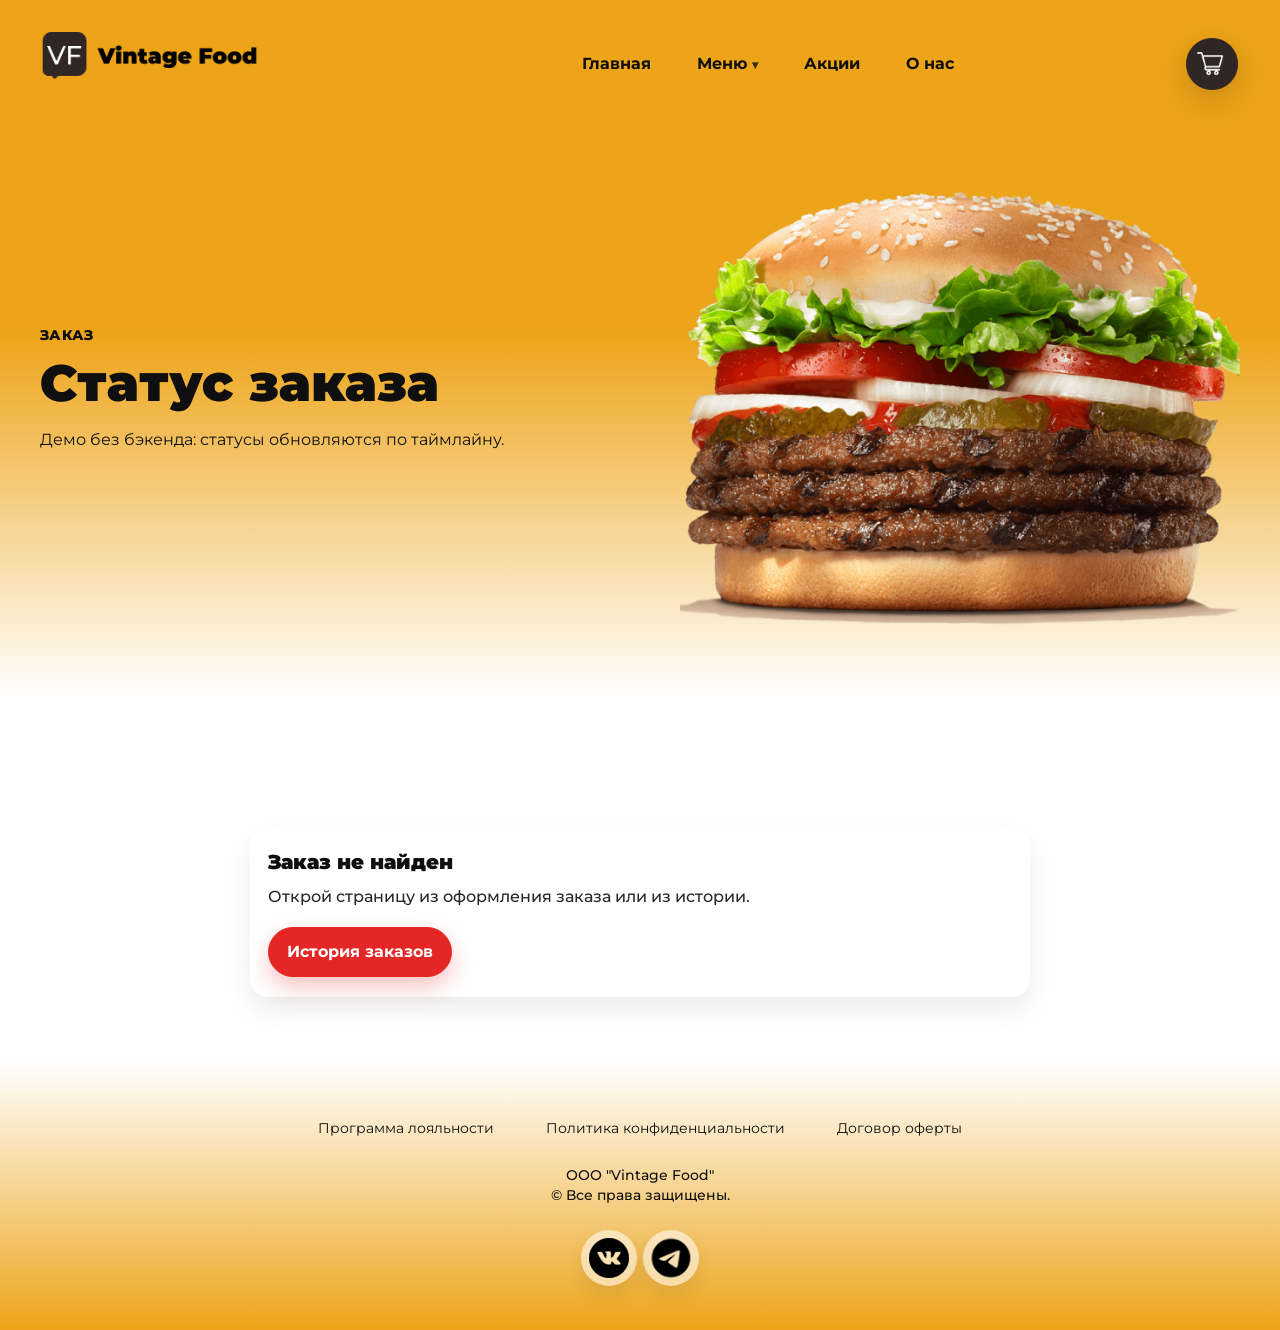
<file: order.html>
<!DOCTYPE html>
<html lang="ru">
<head>
    <meta charset="UTF-8">
    <meta name="viewport" content="width=device-width, initial-scale=1.0">
    <meta name="description" content="Статус заказа Vintage Food.">
    <link rel="icon" href="img/logo.png" type="image/png">
    <link rel="stylesheet" href="css/style.css">
    <link rel="preconnect" href="https://fonts.googleapis.com">
    <link rel="preconnect" href="https://fonts.gstatic.com" crossorigin>
    <link href="https://fonts.googleapis.com/css2?family=Montserrat:ital,wght@0,100..900;1,100..900&display=swap" rel="stylesheet">
    <title>Статус заказа — Vintage Food</title>
</head>
<body>
    <a class="skip_link" href="#main">Перейти к содержимому</a>
    <header class="page_header" id="page_header">
        <nav class="navigation container">
            <a href="index.html" class="logo_link" aria-label="На главную">
                <img src="img/logo.png" alt="Vintage Food" class="logo" width="120" height="120">
            </a>
            <ul class="navigation_list">
                <li><a href="index.html" class="navigation_title_header">Главная</a></li>
                <li class="nav_dropdown" data-nav-dropdown>
                    <button class="navigation_title_header nav_dropdown_btn" type="button" aria-haspopup="true" aria-expanded="false" aria-controls="nav_menu_dropdown">
                        Меню
                        <span class="nav_caret" aria-hidden="true">▾</span>
                    </button>
                    <div class="nav_dropdown_panel" id="nav_menu_dropdown" role="menu" hidden>
                        <a class="nav_dropdown_item" role="menuitem" href="menu.html?cat=burgers#cat-burgers">Бургеры</a>
                        <a class="nav_dropdown_item" role="menuitem" href="menu.html?cat=chicken#cat-chicken">Блюда из курицы</a>
                        <a class="nav_dropdown_item" role="menuitem" href="menu.html?cat=hot#cat-hot">Горячие блюда</a>
                        <a class="nav_dropdown_item" role="menuitem" href="menu.html?cat=snacks#cat-snacks">Закуски</a>
                        <a class="nav_dropdown_item" role="menuitem" href="menu.html?cat=salads#cat-salads">Салаты</a>
                        <a class="nav_dropdown_item" role="menuitem" href="menu.html?cat=desserts#cat-desserts">Десерты</a>
                    </div>
                </li>
                <li><a href="promos.html" class="navigation_title_header">Акции</a></li>
                <li><a href="about.html" class="navigation_title_header">О нас</a></li>
            </ul>
            <a class="navigation_button navigation_button_link" href="cart.html" aria-label="Перейти в корзину">
                <img src="img/basket.png" alt="" class="nav_menu_basket_img" width="34" height="34">
                <span class="cart_badge" data-cart-count hidden>0</span>
            </a>
        </nav>
        <div class="container container_page_header">
            <div class="hero_text">
                <p class="eyebrow">Заказ</p>
                <h1 class="hero_title">Статус заказа</h1>
                <p class="text_header_discount">Демо без бэкенда: статусы обновляются по таймлайну.</p>
            </div>
            <div class="hero_media" aria-hidden="true">
                <img src="img/burger.png" alt="" width="642" height="600" loading="eager">
            </div>
        </div>
    </header>

    <main class="page_main" id="main">
        <section class="container section" aria-label="Информация о заказе">
            <div data-order></div>
        </section>
    </main>

    <footer class="page_footer">
        <div class="container footer_container">
            <ul class="footer_list" aria-label="Полезные ссылки">
                <li><a href="#" class="footer_title">Программа лояльности</a></li>
                <li><a href="#" class="footer_title">Политика конфиденциальности</a></li>
                <li><a href="#" class="footer_title">Договор оферты</a></li>
            </ul>
            <ul class="footer_page_text">
                <li><p>ООО "Vintage Food"</p></li>
                <li><p>&copy; Все права защищены.</p></li>
            </ul>
            <ul class="footer_contacts" aria-label="Соцсети">
                <li>
                    <a class="social_link" href="https://vk.com/gr1b_ok" target="_blank" rel="noopener noreferrer" aria-label="VK">
                        <img src="img/vk.png" alt="" width="50" height="50" class="footer_images" loading="lazy">
                    </a>
                </li>
                <li>
                    <a class="social_link" href="https://telegram.com/artdg0" target="_blank" rel="noopener noreferrer" aria-label="Telegram">
                        <img src="img/telegram.png" alt="" width="60" height="60" class="footer_images" loading="lazy">
                    </a>
                </li>
            </ul>
        </div>
    </footer>

    <script src="data/menu.js"></script>
    <script src="js/main.js"></script>
</body>
</html>
</file>
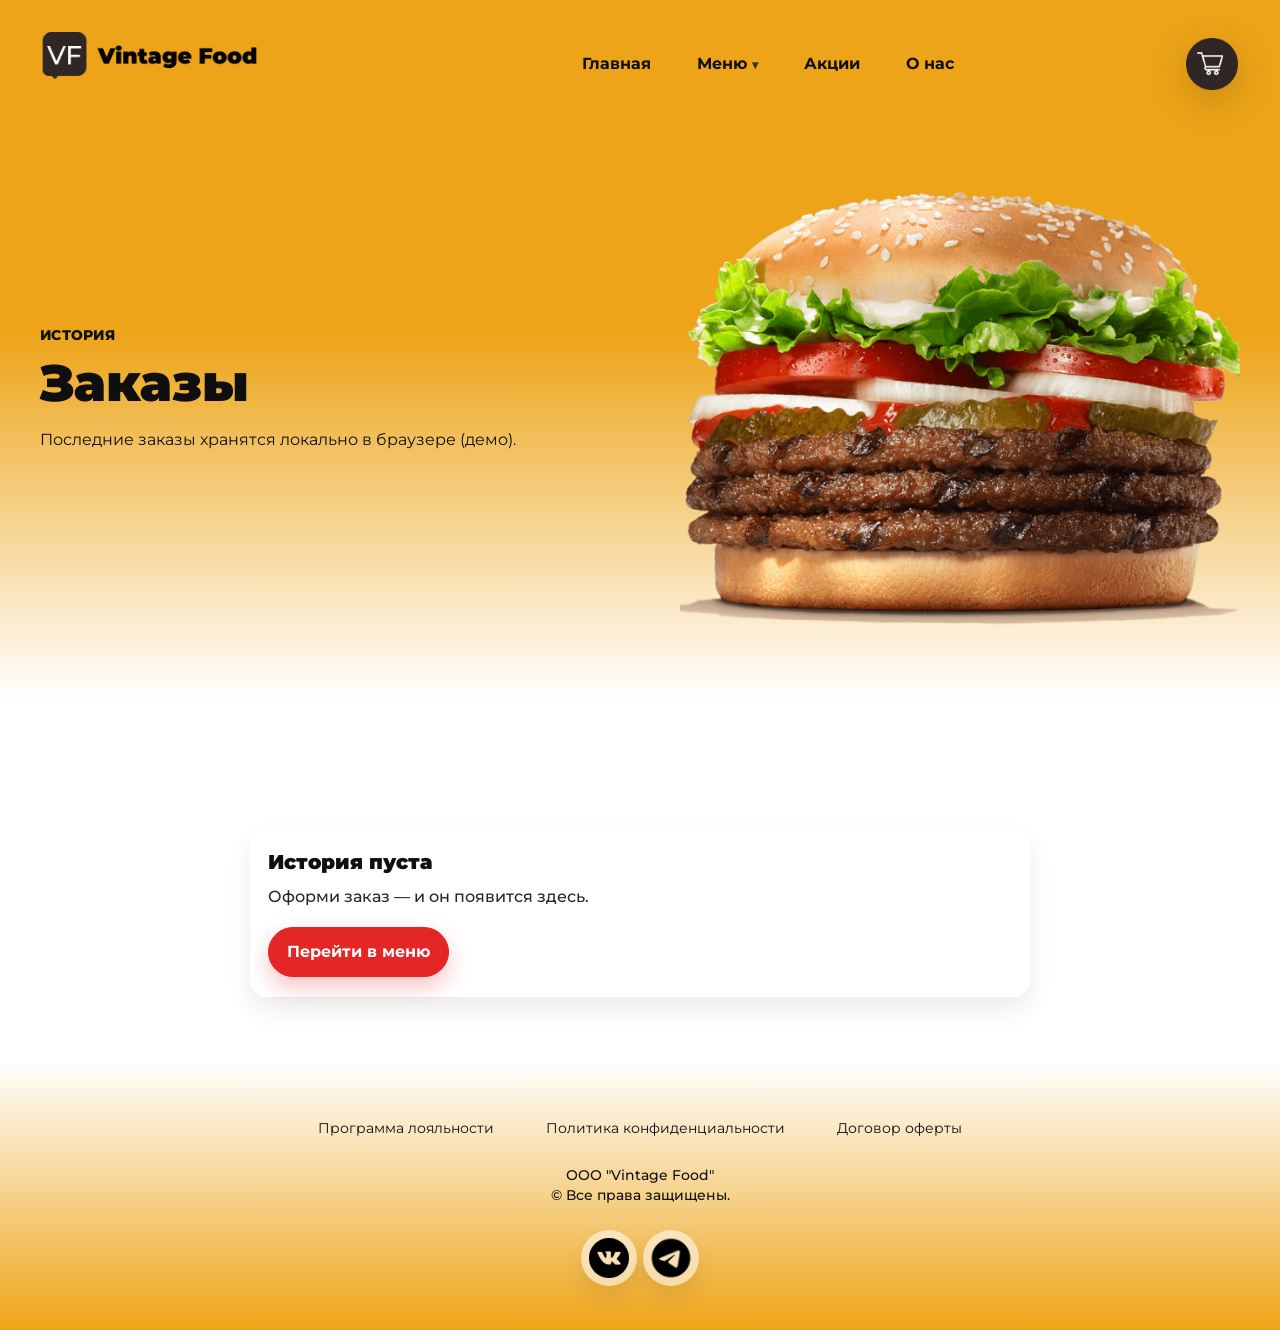
<file: orders.html>
<!DOCTYPE html>
<html lang="ru">
<head>
    <meta charset="UTF-8">
    <meta name="viewport" content="width=device-width, initial-scale=1.0">
    <meta name="description" content="История заказов Vintage Food (демо).">
    <link rel="icon" href="img/logo.png" type="image/png">
    <link rel="stylesheet" href="css/style.css">
    <link rel="preconnect" href="https://fonts.googleapis.com">
    <link rel="preconnect" href="https://fonts.gstatic.com" crossorigin>
    <link href="https://fonts.googleapis.com/css2?family=Montserrat:ital,wght@0,100..900;1,100..900&display=swap" rel="stylesheet">
    <title>История заказов — Vintage Food</title>
</head>
<body>
    <a class="skip_link" href="#main">Перейти к содержимому</a>
    <header class="page_header" id="page_header">
        <nav class="navigation container">
            <a href="index.html" class="logo_link" aria-label="На главную">
                <img src="img/logo.png" alt="Vintage Food" class="logo" width="120" height="120">
            </a>
            <ul class="navigation_list">
                <li><a href="index.html" class="navigation_title_header">Главная</a></li>
                <li class="nav_dropdown" data-nav-dropdown>
                    <button class="navigation_title_header nav_dropdown_btn" type="button" aria-haspopup="true" aria-expanded="false" aria-controls="nav_menu_dropdown">
                        Меню
                        <span class="nav_caret" aria-hidden="true">▾</span>
                    </button>
                    <div class="nav_dropdown_panel" id="nav_menu_dropdown" role="menu" hidden>
                        <a class="nav_dropdown_item" role="menuitem" href="menu.html?cat=burgers#cat-burgers">Бургеры</a>
                        <a class="nav_dropdown_item" role="menuitem" href="menu.html?cat=chicken#cat-chicken">Блюда из курицы</a>
                        <a class="nav_dropdown_item" role="menuitem" href="menu.html?cat=hot#cat-hot">Горячие блюда</a>
                        <a class="nav_dropdown_item" role="menuitem" href="menu.html?cat=snacks#cat-snacks">Закуски</a>
                        <a class="nav_dropdown_item" role="menuitem" href="menu.html?cat=salads#cat-salads">Салаты</a>
                        <a class="nav_dropdown_item" role="menuitem" href="menu.html?cat=desserts#cat-desserts">Десерты</a>
                    </div>
                </li>
                <li><a href="promos.html" class="navigation_title_header">Акции</a></li>
                <li><a href="about.html" class="navigation_title_header">О нас</a></li>
            </ul>
            <a class="navigation_button navigation_button_link" href="cart.html" aria-label="Перейти в корзину">
                <img src="img/basket.png" alt="" class="nav_menu_basket_img" width="34" height="34">
                <span class="cart_badge" data-cart-count hidden>0</span>
            </a>
        </nav>
        <div class="container container_page_header">
            <div class="hero_text">
                <p class="eyebrow">История</p>
                <h1 class="hero_title">Заказы</h1>
                <p class="text_header_discount">Последние заказы хранятся локально в браузере (демо).</p>
            </div>
            <div class="hero_media" aria-hidden="true">
                <img src="img/burger.png" alt="" width="642" height="600" loading="eager">
            </div>
        </div>
    </header>

    <main class="page_main" id="main">
        <section class="container section" aria-label="Список заказов">
            <div data-orders></div>
        </section>
    </main>

    <footer class="page_footer">
        <div class="container footer_container">
            <ul class="footer_list" aria-label="Полезные ссылки">
                <li><a href="#" class="footer_title">Программа лояльности</a></li>
                <li><a href="#" class="footer_title">Политика конфиденциальности</a></li>
                <li><a href="#" class="footer_title">Договор оферты</a></li>
            </ul>
            <ul class="footer_page_text">
                <li><p>ООО "Vintage Food"</p></li>
                <li><p>&copy; Все права защищены.</p></li>
            </ul>
            <ul class="footer_contacts" aria-label="Соцсети">
                <li>
                    <a class="social_link" href="https://vk.com/gr1b_ok" target="_blank" rel="noopener noreferrer" aria-label="VK">
                        <img src="img/vk.png" alt="" width="50" height="50" class="footer_images" loading="lazy">
                    </a>
                </li>
                <li>
                    <a class="social_link" href="https://telegram.com/artdg0" target="_blank" rel="noopener noreferrer" aria-label="Telegram">
                        <img src="img/telegram.png" alt="" width="60" height="60" class="footer_images" loading="lazy">
                    </a>
                </li>
            </ul>
        </div>
    </footer>

    <script src="data/menu.js"></script>
    <script src="js/main.js"></script>
</body>
</html>
</file>
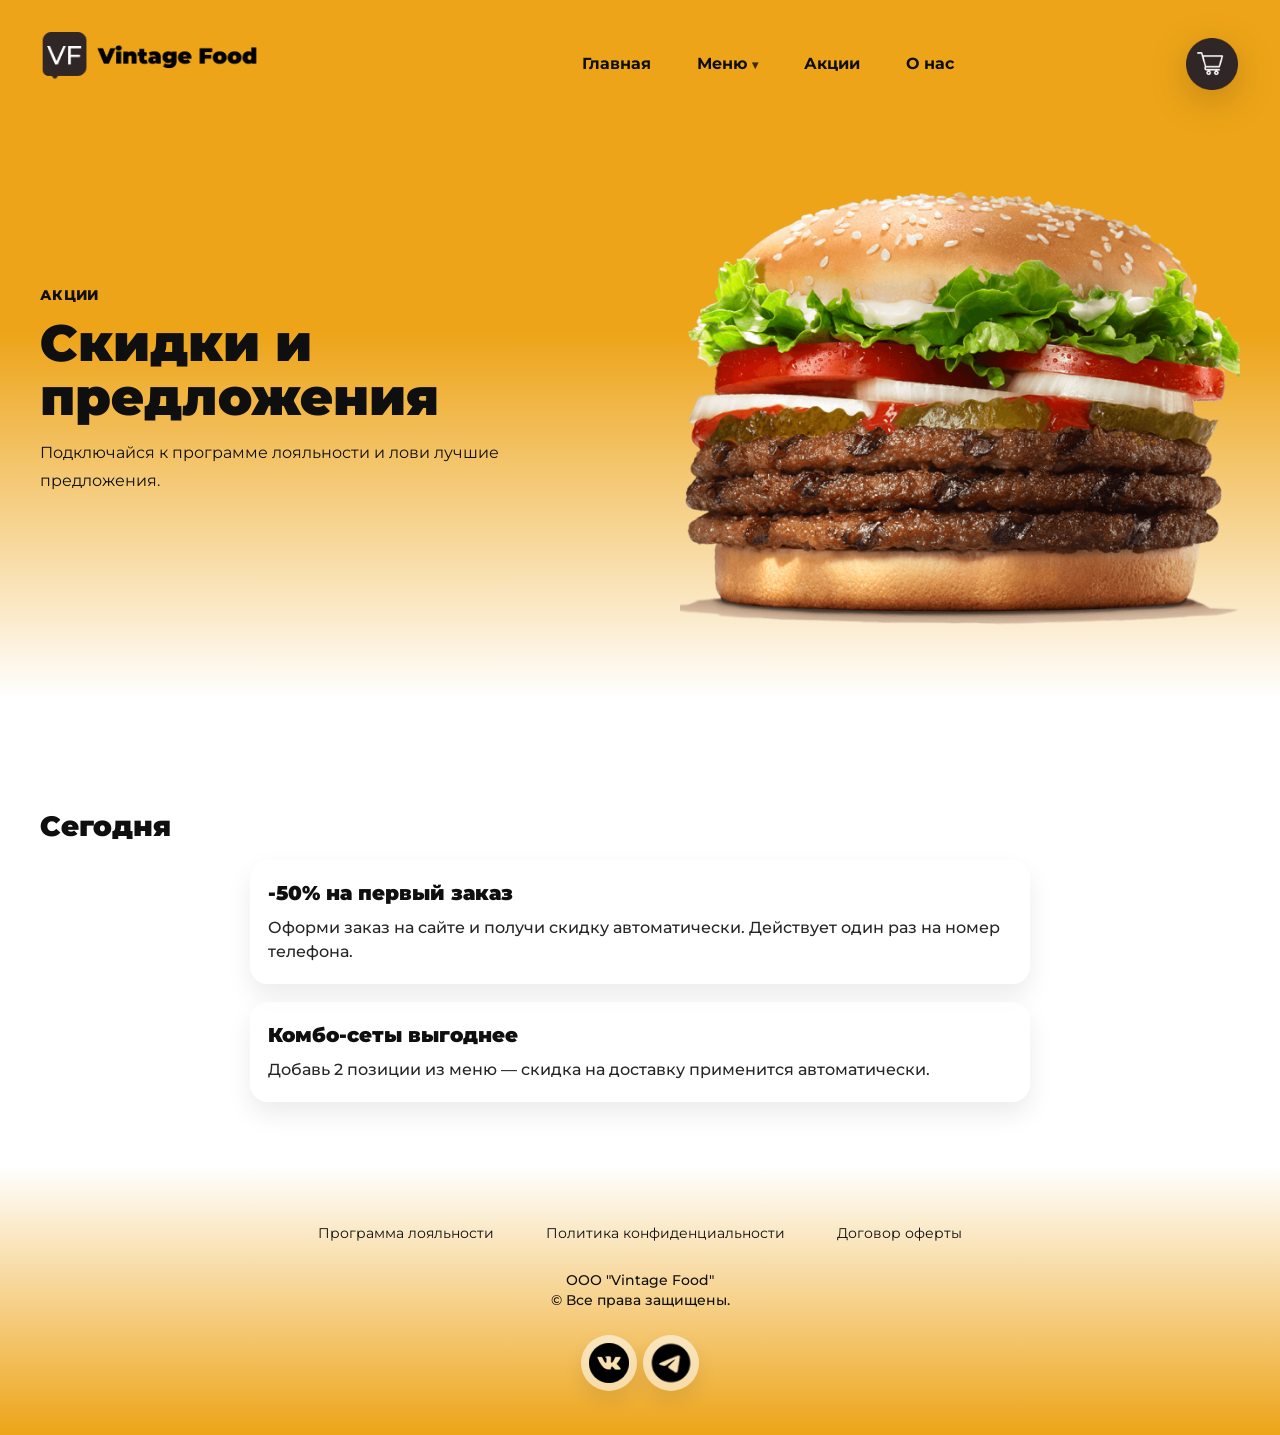
<file: promos.html>
<!DOCTYPE html>
<html lang="ru">
<head>
    <meta charset="UTF-8">
    <meta name="viewport" content="width=device-width, initial-scale=1.0">
    <meta name="description" content="Акции и скидки бургерной Vintage Food.">
    <link rel="icon" href="img/logo.png" type="image/png">
    <link rel="stylesheet" href="css/style.css">
    <link rel="preconnect" href="https://fonts.googleapis.com">
    <link rel="preconnect" href="https://fonts.gstatic.com" crossorigin>
    <link href="https://fonts.googleapis.com/css2?family=Montserrat:ital,wght@0,100..900;1,100..900&display=swap" rel="stylesheet">
    <title>Акции — Vintage Food</title>
</head>
<body>
    <a class="skip_link" href="#main">Перейти к содержимому</a>
    <header class="page_header" id="page_header">
        <nav class="navigation container">
            <a href="index.html" class="logo_link" aria-label="На главную">
                <img src="img/logo.png" alt="Vintage Food" class="logo" width="120" height="120">
            </a>
            <ul class="navigation_list">
                <li><a href="index.html" class="navigation_title_header">Главная</a></li>
                <li class="nav_dropdown" data-nav-dropdown>
                    <button class="navigation_title_header nav_dropdown_btn" type="button" aria-haspopup="true" aria-expanded="false" aria-controls="nav_menu_dropdown">
                        Меню
                        <span class="nav_caret" aria-hidden="true">▾</span>
                    </button>
                    <div class="nav_dropdown_panel" id="nav_menu_dropdown" role="menu" hidden>
                        <a class="nav_dropdown_item" role="menuitem" href="menu.html?cat=burgers#cat-burgers">Бургеры</a>
                        <a class="nav_dropdown_item" role="menuitem" href="menu.html?cat=chicken#cat-chicken">Блюда из курицы</a>
                        <a class="nav_dropdown_item" role="menuitem" href="menu.html?cat=hot#cat-hot">Горячие блюда</a>
                        <a class="nav_dropdown_item" role="menuitem" href="menu.html?cat=snacks#cat-snacks">Закуски</a>
                        <a class="nav_dropdown_item" role="menuitem" href="menu.html?cat=salads#cat-salads">Салаты</a>
                        <a class="nav_dropdown_item" role="menuitem" href="menu.html?cat=desserts#cat-desserts">Десерты</a>
                    </div>
                </li>
                <li><a href="promos.html" class="navigation_title_header" aria-current="page">Акции</a></li>
                <li><a href="about.html" class="navigation_title_header">О нас</a></li>
            </ul>
            <a class="navigation_button navigation_button_link" href="cart.html" aria-label="Перейти в корзину">
                <img src="img/basket.png" alt="" class="nav_menu_basket_img" width="34" height="34">
                <span class="cart_badge" data-cart-count hidden>0</span>
            </a>
        </nav>
        <div class="container container_page_header">
            <div class="hero_text">
                <p class="eyebrow">Акции</p>
                <h1 class="hero_title">Скидки и предложения</h1>
                <p class="text_header_discount">Подключайся к программе лояльности и лови лучшие предложения.</p>
            </div>
            <div class="hero_media" aria-hidden="true">
                <img src="img/burger.png" alt="" width="642" height="600" loading="eager">
            </div>
        </div>
    </header>

    <main class="page_main" id="main">
        <section class="container section" aria-labelledby="promos_title">
            <h2 class="section_title" id="promos_title">Сегодня</h2>

            <div class="promo_card">
                <p class="promo_title">-50% на первый заказ</p>
                <p class="promo_text">Оформи заказ на сайте и получи скидку автоматически. Действует один раз на номер телефона.</p>
            </div>

            <div class="promo_card">
                <p class="promo_title">Комбо‑сеты выгоднее</p>
                <p class="promo_text">Добавь 2 позиции из меню — скидка на доставку применится автоматически.</p>
            </div>
        </section>
    </main>

    <footer class="page_footer">
        <div class="container footer_container">
            <ul class="footer_list" aria-label="Полезные ссылки">
                <li><a href="#" class="footer_title">Программа лояльности</a></li>
                <li><a href="#" class="footer_title">Политика конфиденциальности</a></li>
                <li><a href="#" class="footer_title">Договор оферты</a></li>
            </ul>
            <ul class="footer_page_text">
                <li><p>ООО "Vintage Food"</p></li>
                <li><p>&copy; Все права защищены.</p></li>
            </ul>
            <ul class="footer_contacts" aria-label="Соцсети">
                <li>
                    <a class="social_link" href="https://vk.com/gr1b_ok" target="_blank" rel="noopener noreferrer" aria-label="VK">
                        <img src="img/vk.png" alt="" width="50" height="50" class="footer_images" loading="lazy">
                    </a>
                </li>
                <li>
                    <a class="social_link" href="https://telegram.com/artdg0" target="_blank" rel="noopener noreferrer" aria-label="Telegram">
                        <img src="img/telegram.png" alt="" width="60" height="60" class="footer_images" loading="lazy">
                    </a>
                </li>
            </ul>
        </div>
    </footer>

    <script src="js/main.js"></script>
</body>
</html>
</file>
<file: css/style.css>
:root {
    --bg: #ffffff;
    --text: #0f0f0f;
    --brand: #eda418;
    --accent: #e52626;
    --surface: rgba(255, 255, 255, 0.85);
    --shadow: 0 16px 40px rgba(0, 0, 0, 0.16);
    --radius: 18px;
    --container: 1200px;
}

*,
*::before,
*::after {
    box-sizing: border-box;
}

* {
    margin: 0;
    padding: 0;
    font-family: "Montserrat", sans-serif;
}

html {
    scroll-behavior: smooth;
}

body {
    min-height: 100vh;
    display: flex;
    flex-direction: column;
    font-weight: 500;
    font-size: 18px;
    line-height: 1.5;
    color: var(--text);
    background-color: var(--bg);
}

img {
    max-width: 100%;
    height: auto;
    display: block;
}

.container {
    width: min(var(--container), calc(100% - 32px));
    margin-inline: auto;
}

.visually_hidden {
    position: absolute;
    width: 1px;
    height: 1px;
    padding: 0;
    margin: -1px;
    overflow: hidden;
    clip: rect(0, 0, 0, 0);
    white-space: nowrap;
    border: 0;
}

.skip_link {
    position: absolute;
    left: 16px;
    top: 16px;
    transform: translateY(-200%);
    padding: 10px 14px;
    border-radius: 12px;
    background: #000;
    color: #fff;
    text-decoration: none;
    z-index: 9999;
}

.skip_link:focus {
    transform: translateY(0);
    outline: 3px solid var(--brand);
    outline-offset: 3px;
}

.page_header {
    background-image: linear-gradient(180deg, var(--brand) 47.5%, rgba(237, 164, 24, 0) 100%);
}

.navigation {
    display: flex;
    align-items: center;
    justify-content: space-between;
    gap: 16px;
    padding: 32px 0;
}

.logo_link {
    display: inline-flex;
    align-items: center;
    text-decoration: none;
    color: inherit;
}

.logo {
    display: block;
    width: auto;
    height: 64px;
    object-fit: contain;
}

.navigation_list {
    display: flex;
    flex-wrap: wrap;
    gap: 14px 22px;
    align-items: center;
    list-style: none;
}

.nav_dropdown {
    position: relative;
}

.nav_dropdown_btn {
    border: none;
    background: transparent;
    cursor: pointer;
    display: inline-flex;
    align-items: center;
    gap: 6px;
}

.nav_caret {
    font-size: 12px;
    opacity: 0.8;
}

.nav_dropdown_panel {
    position: absolute;
    top: calc(100% + 10px);
    left: 0;
    min-width: 240px;
    padding: 10px;
    border-radius: 16px;
    background: rgba(255, 255, 255, 0.92);
    border: 1px solid rgba(0, 0, 0, 0.12);
    box-shadow: 0 18px 40px rgba(0, 0, 0, 0.14);
    backdrop-filter: blur(10px);
    z-index: 1000;
}

.nav_dropdown_item {
    display: flex;
    padding: 10px 12px;
    border-radius: 12px;
    text-decoration: none;
    color: var(--text);
    font-weight: 700;
    font-size: 14px;
}

.nav_dropdown_item:hover {
    background: rgba(0, 0, 0, 0.06);
}

.nav_dropdown_item:focus-visible {
    outline: 3px solid rgba(0, 0, 0, 0.25);
    outline-offset: 2px;
}

.navigation_title_header {
    display: block;
    padding: 10px 12px;
    border-radius: 12px;
    font-weight: 700;
    font-size: 16px;
    line-height: 1.2;
    text-decoration: none;
    color: var(--text);
}

.navigation_title_header:hover {
    background: rgba(0, 0, 0, 0.06);
}

.navigation_title_header:focus-visible {
    outline: 3px solid rgba(0, 0, 0, 0.35);
    outline-offset: 2px;
}

.navigation_button {
    display: inline-flex;
    align-items: center;
    justify-content: center;
    width: 56px;
    height: 56px;
    background-color: transparent;
    border: none;
    border-radius: 100px;
    cursor: pointer;
    transition: transform 120ms ease, box-shadow 120ms ease, background-color 120ms ease;
    box-shadow: none;
}

.navigation_button:hover {
    transform: translateY(-1px);
}

.navigation_button:active {
    transform: translateY(0);
}

.navigation_button_link {
    text-decoration: none;
    position: relative;
}

.navigation_button:focus-visible {
    outline: 3px solid rgba(0, 0, 0, 0.35);
    outline-offset: 4px;
}

.nav_menu_basket_img {
    filter: none;
    opacity: 1;
    width: 52px;
    height: 52px;
    filter: drop-shadow(0 10px 18px rgba(0, 0, 0, 0.18));
}

.cart_badge {
    position: absolute;
    right: -6px;
    top: -6px;
    min-width: 20px;
    height: 20px;
    padding: 0 6px;
    border-radius: 999px;
    background: var(--accent);
    color: #fff;
    font-size: 12px;
    font-weight: 800;
    line-height: 20px;
    text-align: center;
    box-shadow: 0 10px 20px rgba(229, 38, 38, 0.25);
}

.container_page_header {
    display: flex;
    align-items: center;
    justify-content: space-between;
    gap: 28px;
    padding-bottom: 48px;
}

.hero_text {
    max-width: 560px;
}

.eyebrow {
    font-weight: 800;
    letter-spacing: 0.02em;
    text-transform: uppercase;
    font-size: 14px;
}

.hero_title {
    margin-top: 10px;
    font-weight: 900;
    font-size: clamp(32px, 4vw, 56px);
    line-height: 1.05;
}

.text_header_discount {
    margin-top: 16px;
    font-size: 16px;
    font-weight: 400;
    line-height: 1.7;
    max-width: 52ch;
}

.container_button_header {
    display: inline-flex;
    align-items: center;
    justify-content: center;
    gap: 10px;
    margin-top: 18px;
    padding: 12px 18px;
    border: 1px solid var(--accent);
    background-color: var(--accent);
    font-size: 16px;
    font-weight: 700;
    border-radius: 50px;
    color: #fff;
    text-decoration: none;
    cursor: pointer;
    transition: transform 120ms ease, box-shadow 120ms ease, background-color 120ms ease;
    box-shadow: 0 10px 22px rgba(229, 38, 38, 0.28);
}

.container_button_header:hover {
    transform: translateY(-1px);
    box-shadow: 0 14px 30px rgba(229, 38, 38, 0.32);
}

.container_button_header:active {
    transform: translateY(0);
}

.container_button_header:focus-visible {
    outline: 3px solid rgba(0, 0, 0, 0.35);
    outline-offset: 3px;
}

.hero_media {
    flex: 1;
    display: flex;
    justify-content: flex-end;
}

.hero_media img {
    width: min(560px, 100%);
    height: auto;
}

.page_main {
    flex: 1;
    padding: 56px 0 64px;
}

.container_catalog {
    text-align: center;
}

.catalog_title {
    font-weight: 900;
    font-size: clamp(26px, 2.4vw, 36px);
    line-height: 1.1;
}

.catalog_list {
    display: flex;
    flex-wrap: wrap;
    justify-content: center;
    margin-top: 40px;
    gap: 40px 30px;
    list-style: none;
}

.catalog_item {
    width: min(360px, 100%);
    padding: 18px 18px 20px;
    border-radius: var(--radius);
    background: var(--surface);
    box-shadow: 0 10px 26px rgba(0, 0, 0, 0.06);
}

.catalog_text {
    padding-top: 15px;
    font-weight: 500;
    font-size: 20px;
    line-height: 1.2;
    color: var(--text);
}

.section {
    padding-top: 56px;
}

.section_title {
    font-weight: 900;
    font-size: clamp(24px, 2.2vw, 32px);
    line-height: 1.1;
}

.section_text {
    margin-top: 14px;
    max-width: 70ch;
    margin-inline: auto;
}

.page_footer {
    padding: 48px 0 36px;
    text-align: center;
    background-image: linear-gradient(0deg, var(--brand), rgba(237, 164, 24, 0) 100%);
}

.footer_container {
    display: flex;
    flex-direction: column;
    align-items: center;
}

.footer_list {
    display: flex;
    flex-wrap: wrap;
    gap: 14px 28px;
    font-weight: 400;
    font-size: 14px;
    line-height: 1.4;
    justify-content: center;
    list-style: none;
}

.footer_title {
    display: inline-flex;
    padding: 10px 12px;
    border-radius: 12px;
    text-decoration: none;
    color: var(--text);
}

.footer_title:hover {
    background: rgba(0, 0, 0, 0.06);
}

.footer_title:focus-visible {
    outline: 3px solid rgba(0, 0, 0, 0.35);
    outline-offset: 2px;
}

.footer_page_text {
    padding-top: 18px;
    font-weight: 500;
    font-size: 14px;
    line-height: 1.4;
    list-style: none;
}

.footer_contacts {
    display: flex;
    flex-wrap: wrap;
    gap: 6px;
    justify-content: center;
    list-style: none;
    padding-top: 25px;
}

.footer_images {
    display: block;
}

.social_link {
    display: inline-flex;
    align-items: center;
    justify-content: center;
    width: 56px;
    height: 56px;
    border-radius: 999px;
    background: rgba(255, 255, 255, 0.55);
    box-shadow: 0 10px 20px rgba(0, 0, 0, 0.08);
}

.social_link:focus-visible {
    outline: 3px solid rgba(0, 0, 0, 0.35);
    outline-offset: 3px;
}

.promo_card {
    margin-top: 18px;
    padding: 18px 18px 20px;
    border-radius: var(--radius);
    background: rgba(255, 255, 255, 0.75);
    box-shadow: 0 12px 26px rgba(0, 0, 0, 0.08);
    max-width: 780px;
    margin-inline: auto;
}

.promo_title {
    font-weight: 900;
    font-size: 20px;
}

.promo_text {
    margin-top: 8px;
    font-size: 16px;
    opacity: 0.9;
}

.products_grid {
    display: grid;
    grid-template-columns: repeat(3, minmax(0, 1fr));
    gap: 16px;
    margin-top: 18px;
}

.product_card {
    border-radius: var(--radius);
    background: rgba(255, 255, 255, 0.85);
    box-shadow: 0 12px 26px rgba(0, 0, 0, 0.08);
    padding: 16px;
    display: flex;
    flex-direction: column;
    gap: 10px;
}

.product_image {
    width: 100%;
    height: 150px;
    object-fit: contain;
    border-radius: 14px;
    background: rgba(0, 0, 0, 0.04);
    padding: 12px;
}

.product_title {
    font-weight: 900;
    font-size: 18px;
    line-height: 1.2;
}

.product_desc {
    font-size: 14px;
    line-height: 1.5;
    opacity: 0.9;
}

.product_meta {
    display: flex;
    justify-content: space-between;
    gap: 12px;
    font-size: 14px;
    opacity: 0.9;
}

.product_actions {
    display: flex;
    justify-content: space-between;
    align-items: center;
    gap: 12px;
    margin-top: auto;
}

.price {
    font-weight: 900;
    font-size: 18px;
}

.link_button {
    margin-top: 10px;
    border: none;
    background: transparent;
    text-decoration: underline;
    cursor: pointer;
    font: inherit;
    font-size: 14px;
    opacity: 0.9;
}

.link_button:focus-visible {
    outline: 3px solid rgba(0, 0, 0, 0.35);
    outline-offset: 3px;
    border-radius: 10px;
}

.checkout {
    display: grid;
    grid-template-columns: 1.2fr 0.8fr;
    gap: 16px;
    margin-top: 18px;
}

.form_card {
    text-align: left;
}

.field {
    display: grid;
    gap: 6px;
    margin-top: 12px;
}

.field:first-child {
    margin-top: 0;
}

.field_label {
    font-size: 13px;
    font-weight: 800;
    opacity: 0.9;
}

.field_input {
    width: 100%;
    border-radius: 14px;
    border: 1px solid rgba(0, 0, 0, 0.14);
    padding: 12px 12px;
    font: inherit;
    font-size: 16px;
    background: #fff;
}

.field_input:focus-visible {
    outline: 3px solid rgba(0, 0, 0, 0.28);
    outline-offset: 2px;
}

.field_textarea {
    resize: vertical;
}

.form_note {
    margin-top: 10px;
    font-size: 14px;
    opacity: 0.9;
}

.checkout_summary {
    margin-top: 10px;
    display: grid;
    gap: 8px;
    font-size: 14px;
}

.summary_row {
    display: flex;
    justify-content: space-between;
    gap: 12px;
}

.cart_row {
    align-items: center;
    gap: 14px;
}

.cart_left {
    display: flex;
    align-items: center;
    gap: 12px;
    min-width: 0;
}

.cart_thumb {
    width: 56px;
    height: 56px;
    object-fit: cover;
    border-radius: 14px;
    background: rgba(0, 0, 0, 0.04);
}

.cart_info {
    min-width: 0;
}

.cart_title {
    font-size: 14px;
    line-height: 1.2;
}

.cart_meta {
    margin-top: 2px;
    font-size: 12px;
    opacity: 0.8;
}

.cart_right {
    display: inline-flex;
    align-items: center;
    gap: 10px;
}

.cart_qty {
    display: inline-flex;
    align-items: center;
    gap: 8px;
    padding: 6px 8px;
    border-radius: 14px;
    background: rgba(0, 0, 0, 0.04);
}

.cart_qty_btn {
    width: 34px;
    height: 34px;
    border-radius: 12px;
}

.cart_qty_value {
    min-width: 18px;
    text-align: center;
    font-weight: 900;
}

.cart_price {
    font-weight: 900;
    min-width: 86px;
    text-align: right;
}

@media (max-width: 520px) {
    .cart_row {
        flex-direction: column;
        align-items: stretch;
    }

    .cart_right {
        justify-content: space-between;
    }
}

.timeline_row {
    display: flex;
    justify-content: space-between;
    gap: 12px;
    padding: 10px 12px;
    border-radius: 14px;
    background: rgba(0, 0, 0, 0.04);
}

.timeline_row.is_done {
    background: rgba(46, 160, 67, 0.12);
}

.timeline_time {
    font-weight: 800;
    opacity: 0.8;
}

.status_pill {
    display: inline-flex;
    align-items: center;
    padding: 4px 10px;
    border-radius: 999px;
    font-size: 12px;
    font-weight: 900;
    letter-spacing: 0.02em;
    background: rgba(0, 0, 0, 0.08);
}

.status_created { background: rgba(0, 0, 0, 0.08); }
.status_paid { background: rgba(46, 160, 67, 0.18); }
.status_cooking { background: rgba(255, 170, 0, 0.18); }
.status_delivering { background: rgba(0, 120, 255, 0.18); }
.status_done { background: rgba(46, 160, 67, 0.22); }

.toast {
    position: fixed;
    left: 50%;
    bottom: 18px;
    transform: translateX(-50%);
    width: min(560px, calc(100% - 24px));
    z-index: 9999;
    pointer-events: none;
}

.toast_panel {
    pointer-events: auto;
    display: flex;
    align-items: center;
    justify-content: space-between;
    gap: 12px;
    padding: 12px 12px;
    border-radius: 18px;
    background: rgba(255, 255, 255, 0.92);
    border: 1px solid rgba(0, 0, 0, 0.12);
    box-shadow: 0 18px 40px rgba(0, 0, 0, 0.16);
    backdrop-filter: blur(10px);
}

.toast_text {
    font-size: 14px;
    line-height: 1.4;
    opacity: 0.95;
}

.toast_actions {
    display: inline-flex;
    align-items: center;
    gap: 8px;
}

.toast_btn {
    margin-top: 0;
    padding: 10px 14px;
    font-size: 14px;
    box-shadow: none;
}

.toast_close {
    width: 40px;
    height: 40px;
    border-radius: 12px;
}

.toast[hidden] {
    display: none;
}

@media (prefers-reduced-motion: no-preference) {
    .toast_panel {
        animation: toastIn 140ms ease-out;
    }
}

@keyframes toastIn {
    from { transform: translateY(6px); opacity: 0; }
    to { transform: translateY(0); opacity: 1; }
}

.modal[hidden] {
    display: none;
}

.modal {
    position: fixed;
    inset: 0;
    z-index: 9998;
    display: grid;
    place-items: center;
    padding: 18px;
}

.modal_overlay {
    position: absolute;
    inset: 0;
    background: rgba(0, 0, 0, 0.55);
}

.modal_panel {
    position: relative;
    width: min(520px, 100%);
    border-radius: 20px;
    background: #fff;
    box-shadow: var(--shadow);
    padding: 18px 18px 16px;
}

.modal_header {
    display: flex;
    align-items: center;
    justify-content: space-between;
    gap: 12px;
}

.modal_title {
    font-weight: 900;
    font-size: 22px;
    line-height: 1.2;
}

.icon_button {
    width: 44px;
    height: 44px;
    border-radius: 12px;
    border: 1px solid rgba(0, 0, 0, 0.12);
    background: #fff;
    font-size: 22px;
    cursor: pointer;
}

.icon_button:focus-visible {
    outline: 3px solid rgba(0, 0, 0, 0.35);
    outline-offset: 3px;
}

.modal_text {
    margin-top: 12px;
    font-size: 16px;
    opacity: 0.9;
}

.modal_actions {
    display: flex;
    justify-content: flex-end;
    margin-top: 14px;
}

.features {
    margin-top: 18px;
    display: grid;
    grid-template-columns: repeat(3, minmax(0, 1fr));
    gap: 14px;
}

.feature_card {
    padding: 16px;
    border-radius: var(--radius);
    background: rgba(255, 255, 255, 0.75);
    box-shadow: 0 12px 26px rgba(0, 0, 0, 0.08);
}

.catalog_link {
    display: block;
    text-decoration: none;
    color: inherit;
}

.catalog_link:focus-visible {
    outline: 3px solid rgba(0, 0, 0, 0.25);
    outline-offset: 4px;
    border-radius: var(--radius);
}

.category_block {
    padding-top: 26px;
}

@media (max-width: 900px) {
    .container_page_header {
        flex-direction: column;
        text-align: center;
        padding-bottom: 36px;
    }

    .hero_media {
        justify-content: center;
    }

    .products_grid {
        grid-template-columns: repeat(2, minmax(0, 1fr));
    }

    .checkout {
        grid-template-columns: 1fr;
    }

    .features {
        grid-template-columns: 1fr;
    }
}

@media (max-width: 520px) {
    .navigation {
        flex-wrap: wrap;
        justify-content: center;
    }

    .navigation_list {
        justify-content: center;
    }

    .products_grid {
        grid-template-columns: 1fr;
    }

    .logo {
        height: 56px;
    }
}
</file>
